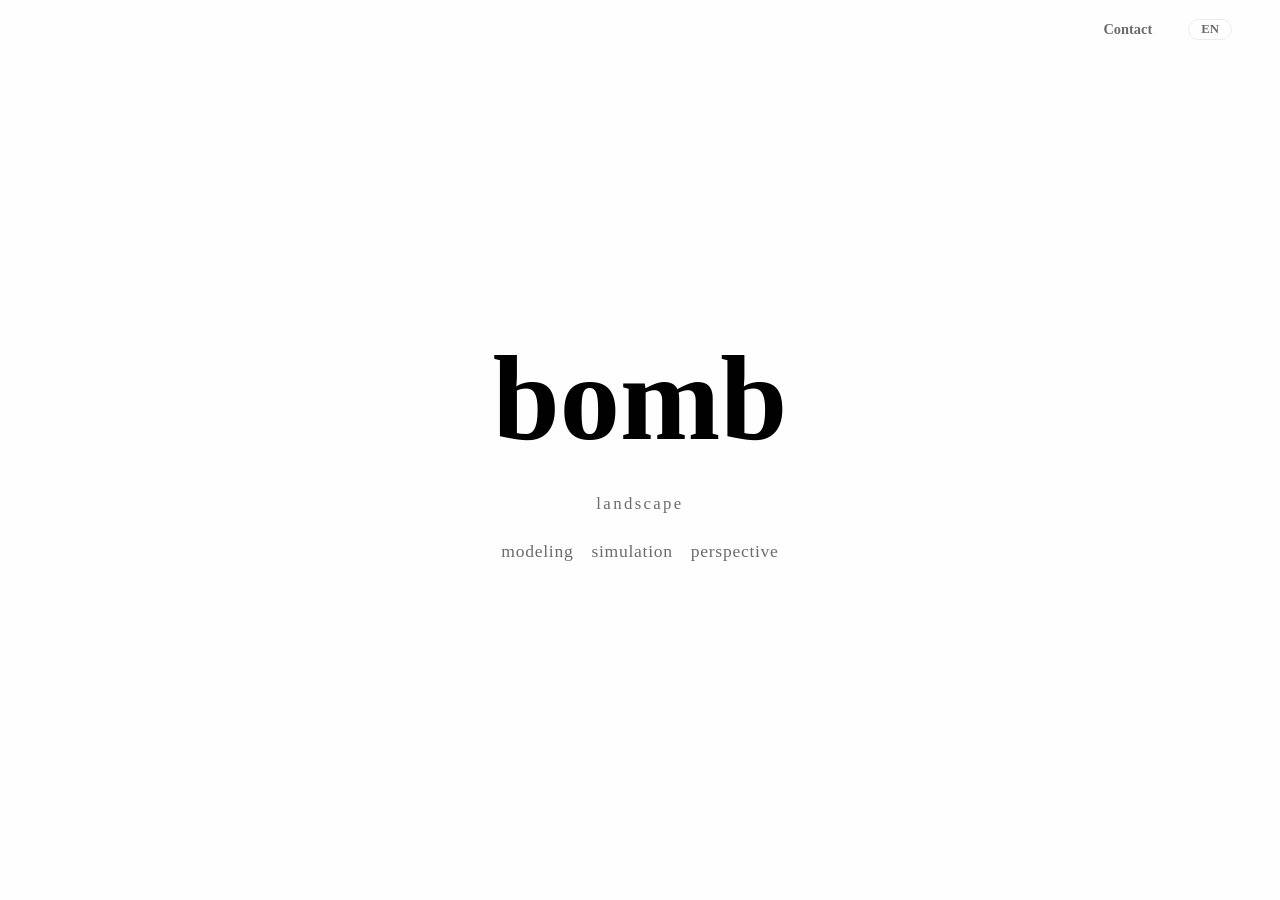
<file: index.html>
<!DOCTYPE html>
<html lang="ja">
<head>
  <meta charset="UTF-8" />
  <meta name="viewport" content="width=device-width, initial-scale=1.0" />
  <title>bomb｜合同会社bomb</title>
  <meta name="description" content="bombは、ランドスケープに特化したスタジオ。modeling / simulation / perspective ── 地形をつくり、環境を計算し、景観の見え方を設計する。モデリングは主に Rhinoceros、処理は Python。今後 Rhino スクリプトも公開予定。東京・南青山。" />
  <meta name="keywords" content="bomb, ランドスケープ, landscape, Rhinoceros, Rhino, ライノセラス, RhinoScript, RhinoPython, Python, rhino3dm, スクリプト, 3DCG, モデリング, シミュレーション, 景観設計, 南青山, 東京" />
  <meta name="robots" content="index, follow" />
  <meta name="theme-color" content="#1a499e" />
  <link rel="canonical" href="https://bomb.co.jp/" />
  <link rel="alternate" hreflang="ja" href="https://bomb.co.jp/" />
  <link rel="alternate" hreflang="en" href="https://bomb.co.jp/en/" />
  <link rel="alternate" hreflang="x-default" href="https://bomb.co.jp/" />
  <link rel="icon" href="/favicon.svg?v=3" type="image/svg+xml" />
  <link rel="icon" href="/favicon.ico?v=3" sizes="any" />
  <link rel="icon" type="image/png" sizes="32x32" href="/favicon/favicon-32.png?v=3" />
  <link rel="apple-touch-icon" href="/apple-touch-icon.png?v=3" />
  <meta property="og:title" content="bomb｜合同会社bomb" />
  <meta property="og:site_name" content="bomb" />
  <meta property="og:type" content="website" />
  <meta property="og:locale" content="ja_JP" />
  <meta property="og:locale:alternate" content="en_US" />
  <meta property="og:url" content="https://bomb.co.jp/" />
  <meta property="og:description" content="ランドスケープに特化したスタジオ、bomb。" />
  <meta property="og:image" content="https://bomb.co.jp/og.svg" />
  <meta name="twitter:card" content="summary_large_image" />
  <meta name="twitter:title" content="bomb｜合同会社bomb" />
  <meta name="twitter:description" content="ランドスケープに特化したスタジオ、bomb。" />
  <meta name="twitter:image" content="https://bomb.co.jp/og.svg" />

  <!-- 言語自動振り分け（ブラウザ言語ベース・手動選択を優先） -->
  <script>
    (function () {
      try {
        var saved = localStorage.getItem('lang');
        if (saved === 'en') { location.replace('en/'); }
        else if (!saved && !(navigator.language || '').toLowerCase().startsWith('ja')) {
          location.replace('en/');
        }
      } catch (e) {}
    })();
  </script>

  <!-- 発見済みの物理方程式の集成。動きと光はここから構成する -->
  <script defer src="physics.js"></script>
  <!-- リロードごとにランダムフォント（全候補は fonts.js） -->
  <script defer src="fonts.js?v=20261009d"></script>

  <!-- Google Analytics 4 -->
  <script async src="https://www.googletagmanager.com/gtag/js?id=G-VSG4890EV9"></script>
  <script>
    window.dataLayer = window.dataLayer || [];
    function gtag(){dataLayer.push(arguments);}
    gtag('js', new Date());
    gtag('config', 'G-VSG4890EV9');
  </script>

  <link rel="stylesheet" href="style.css?v=20261009c" />

  <!-- 構造化データ（Organization） -->
  <script type="application/ld+json">
  {
    "@context": "https://schema.org",
    "@type": "Organization",
    "name": "合同会社bomb",
    "alternateName": "bomb LLC",
    "identifier": { "@type": "PropertyValue", "propertyID": "法人番号 (Corporate Number, Japan)", "value": "6010403037764" },
    "url": "https://bomb.co.jp/",
    "logo": "https://bomb.co.jp/favicon.svg",
    "image": "https://bomb.co.jp/og.svg",
    "description": "ランドスケープに特化したスタジオ。",
    "foundingDate": "2026-04-01",
    "founder": { "@type": "Person", "name": "佐藤陸" },
    "address": {
      "@type": "PostalAddress",
      "postalCode": "107-0062",
      "addressCountry": "JP",
      "addressRegion": "東京都",
      "addressLocality": "港区",
      "streetAddress": "南青山4-17-33"
    },
    "contactPoint": {
      "@type": "ContactPoint",
      "contactType": "customer support"
    }
  }
  </script>
</head>
<body class="deck-page">
  <header class="site-header">
    <a href="#top" class="logo-mark" aria-label="bomb"><img src="LOGO.svg" alt="bomb" /></a>
    <nav class="nav">
      <a href="#contact">Contact</a>
    </nav>
  </header>

  <main class="deck">

        <!-- bomb（屋号＋プロダクト） -->
        <section id="top" class="panel hero">
          <div class="wrap">
            <h1 class="hero-title"><a href="https://ja.wikipedia.org/wiki/%E5%9C%B0%E7%90%83%E3%81%AE%E6%9C%AA%E6%9D%A5" target="_blank" rel="noopener" class="secret">bomb</a></h1>
            <p class="hero-domain">landscape</p>
            <div class="hero-words">
              <div class="hero-row">
                <a href="word.html?w=modeling">modeling</a>
                <a href="word.html?w=simulation">simulation</a>
                <a href="word.html?w=perspective">perspective</a>
              </div>
            </div>
          </div>
        </section>

        <!-- 会社概要（Location） -->
        <section id="company" class="panel panel-alt">
          <div class="wrap">
            <p class="section-eyebrow" data-i18n="location">Location</p>
            <table class="company-table">
              <tbody>
                <tr><th data-i18n="th_name">商号</th><td data-i18n="co_name">合同会社bomb (bomb LLC)</td></tr>
                <tr><th data-i18n="th_corpno">法人番号</th><td>6010403037764</td></tr>
                <tr><th data-i18n="th_founder">代表社員</th><td data-i18n="co_founder">佐藤陸 (riku sato)</td></tr>
                <tr><th data-i18n="th_founded">設立</th><td>20260401</td></tr>
                <tr><th data-i18n="th_address">所在地</th><td data-i18n-html="co_address">107-0062 東京都<a href="https://www.google.com/maps/search/?api=1&query=%E6%9D%B1%E4%BA%AC%E9%83%BD%E6%B8%AF%E5%8C%BA%E5%8D%97%E9%9D%92%E5%B1%B14-17-33" target="_blank" rel="noopener">港区南青山4-17-33</a>（<a href="https://maps.gsi.go.jp/#16/35.6641775/139.7182328/&base=pale&ls=pale&disp=1" target="_blank" rel="noopener">35°39'51.0"N 139°43'05.6"E</a>）</td></tr>
                <tr><th data-i18n="th_contact">連絡先</th><td data-mail></td></tr>
              </tbody>
            </table>
            <div class="mini-footer">
              <nav class="footer-links">
                <a href="recruit.html" data-i18n="recruit">Recruit</a>
                <a href="privacy.html" data-i18n="privacy">Privacy Policy</a>
                <a href="legal.html" data-i18n="legal">Legal notices</a>
                <a href="credits.html" data-i18n="credits">Credits</a>
              </nav>
              <p class="copyright" data-egy="(c) bomb LLC. all rights reserved.">&copy; <span id="year"></span> bomb LLC. All rights reserved.</p>
            </div>
          </div>
        </section>

        <!-- お問い合わせ（巻物の終点＝行動の呼びかけ） -->
        <section id="contact" class="panel contact">
          <div class="wrap">
            <p class="section-eyebrow" data-i18n="contact">Contact</p>
            <p class="contact-lead">何かを想像したり、それを作ったりすることが好きです。<br />気になることがあれば、自由にメールしてください。</p>
            <a class="contact-mail" data-mail aria-label="email"></a>
          </div>
        </section>

  </main>

  <a href="#top" class="to-top">↑ bomb</a>

  <script>
    document.getElementById('year').textContent = new Date().getFullYear();
    (function () { var m = atob('Y29udGFjdA==') + '@' + atob('Ym9tYi5jby5qcA==');
      document.querySelectorAll('[data-mail]').forEach(function (el) { if (el.tagName === 'A') { el.setAttribute('href', 'mailto:' + m); } el.textContent = m; }); })();
    document.querySelectorAll('[data-lang]').forEach(function (a) {
      a.addEventListener('click', function () {
        try { localStorage.setItem('lang', this.getAttribute('data-lang')); } catch (e) {}
      });
    });
  </script>
  <script src="loop.js?v=20261009c"></script>
  <script src="i18n.js?v=20261009c"></script>
</body>
</html>
</file>
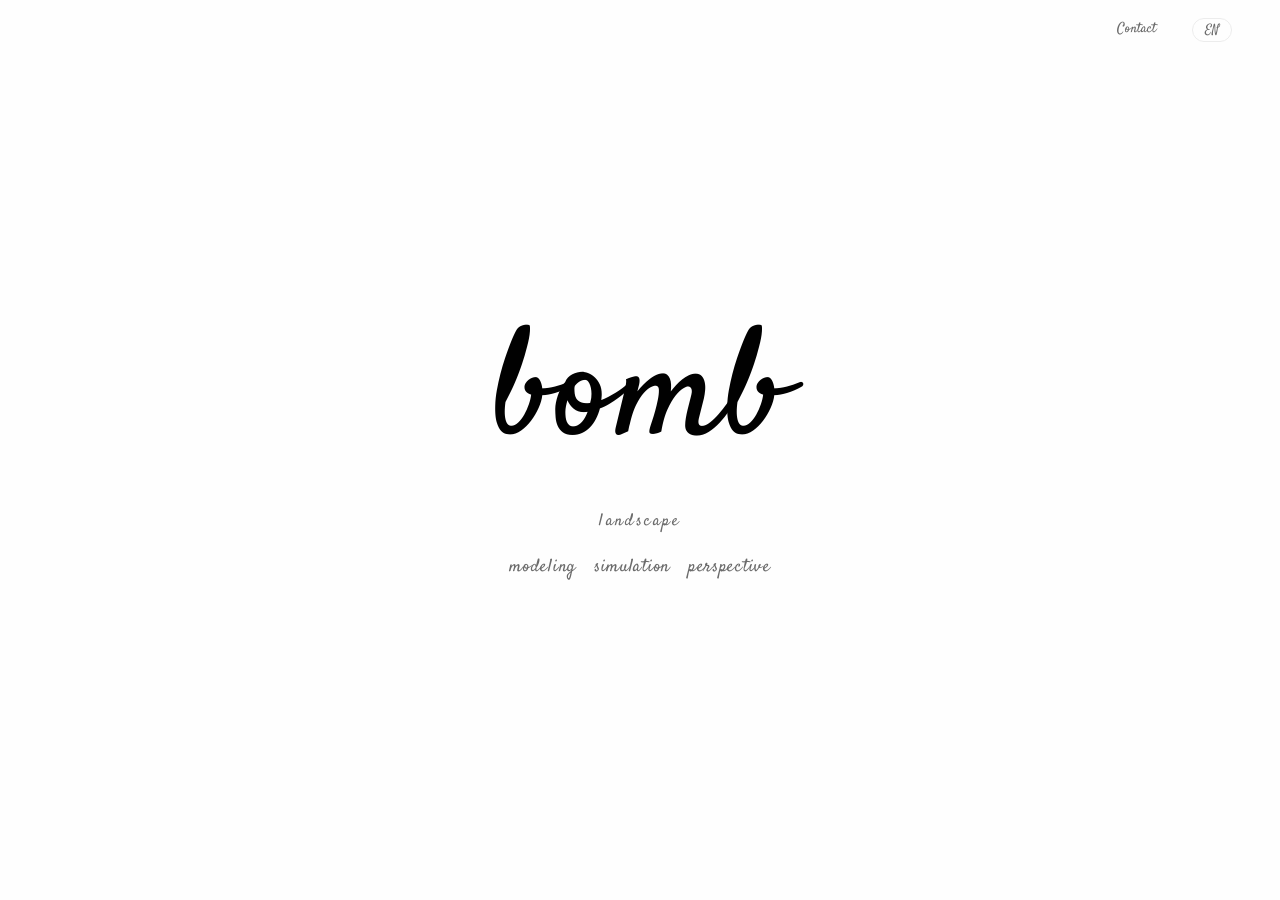
<file: en/index.html>
<!DOCTYPE html>
<html lang="en">
<head>
  <meta charset="UTF-8" />
  <meta name="viewport" content="width=device-width, initial-scale=1.0" />
  <title>bomb｜bomb LLC</title>
  <meta name="description" content="bomb is a studio specialized in landscape. modeling / simulation / perspective — shape terrain, compute environment, and design how a landscape is seen. Modeling is done mainly in Rhinoceros, scripted in Python; Rhino scripts to be published. Minami-Aoyama, Tokyo." />
  <meta name="keywords" content="bomb, landscape, Rhinoceros, Rhino, RhinoScript, RhinoPython, Python, rhino3dm, rhino script, 3DCG, modeling, simulation, landscape design, Minami-Aoyama, Tokyo" />
  <meta name="robots" content="index, follow" />
  <meta name="theme-color" content="#1a499e" />
  <link rel="canonical" href="https://bomb.co.jp/en/" />
  <link rel="alternate" hreflang="ja" href="https://bomb.co.jp/" />
  <link rel="alternate" hreflang="en" href="https://bomb.co.jp/en/" />
  <link rel="alternate" hreflang="x-default" href="https://bomb.co.jp/" />
  <link rel="icon" href="/favicon.svg?v=3" type="image/svg+xml" />
  <link rel="icon" href="/favicon.ico?v=3" sizes="any" />
  <link rel="icon" type="image/png" sizes="32x32" href="/favicon/favicon-32.png?v=3" />
  <link rel="apple-touch-icon" href="/apple-touch-icon.png?v=3" />
  <meta property="og:title" content="bomb｜bomb LLC" />
  <meta property="og:site_name" content="bomb" />
  <meta property="og:type" content="website" />
  <meta property="og:locale" content="en_US" />
  <meta property="og:locale:alternate" content="ja_JP" />
  <meta property="og:url" content="https://bomb.co.jp/en/" />
  <meta property="og:description" content="bomb — a studio specialized in landscape." />
  <meta property="og:image" content="https://bomb.co.jp/og.svg" />
  <meta name="twitter:card" content="summary_large_image" />
  <meta name="twitter:title" content="bomb｜bomb LLC" />
  <meta name="twitter:description" content="bomb — a studio specialized in landscape." />
  <meta name="twitter:image" content="https://bomb.co.jp/og.svg" />

  <!-- Language routing: respect a manual choice of Japanese -->
  <script>
    (function () {
      try {
        if (localStorage.getItem('lang') === 'ja') { location.replace('../'); }
      } catch (e) {}
    })();
  </script>

  <!-- The discovered laws of physics. Motion and light are composed from here. -->
  <script defer src="../physics.js"></script>
  <!-- Random handwriting font on every reload (full pool in fonts.js) -->
  <script defer src="../fonts.js?v=20261009d"></script>

  <!-- Google Analytics 4 -->
  <script async src="https://www.googletagmanager.com/gtag/js?id=G-VSG4890EV9"></script>
  <script>
    window.dataLayer = window.dataLayer || [];
    function gtag(){dataLayer.push(arguments);}
    gtag('js', new Date());
    gtag('config', 'G-VSG4890EV9');
  </script>

  <link rel="stylesheet" href="../style.css?v=20261009c" />

  <!-- Structured data (Organization) -->
  <script type="application/ld+json">
  {
    "@context": "https://schema.org",
    "@type": "Organization",
    "name": "bomb LLC",
    "alternateName": "合同会社bomb",
    "identifier": { "@type": "PropertyValue", "propertyID": "法人番号 (Corporate Number, Japan)", "value": "6010403037764" },
    "url": "https://bomb.co.jp/en/",
    "logo": "https://bomb.co.jp/favicon.svg",
    "image": "https://bomb.co.jp/og.svg",
    "description": "A studio specialized in landscape.",
    "foundingDate": "2026-04-01",
    "founder": { "@type": "Person", "name": "riku sato" },
    "address": {
      "@type": "PostalAddress",
      "postalCode": "107-0062",
      "addressCountry": "JP",
      "addressRegion": "Tokyo",
      "addressLocality": "Minato-ku",
      "streetAddress": "4-17-33 Minami-Aoyama"
    },
    "contactPoint": {
      "@type": "ContactPoint",
      "contactType": "customer support"
    }
  }
  </script>
</head>
<body class="deck-page">
  <header class="site-header no-logo">
    <nav class="nav">
      <a href="#contact">Contact</a>
    </nav>
  </header>

  <main class="deck">

        <section id="top" class="panel hero">
          <div class="wrap">
            <h1 class="hero-title"><a href="https://en.wikipedia.org/wiki/Future_of_Earth" target="_blank" rel="noopener" class="secret">bomb</a></h1>
            <p class="hero-domain">landscape</p>
            <div class="hero-words">
              <div class="hero-row">
                <a href="../word.html?w=modeling&lang=en">modeling</a>
                <a href="../word.html?w=simulation&lang=en">simulation</a>
                <a href="../word.html?w=perspective&lang=en">perspective</a>
              </div>
            </div>
          </div>
        </section>

        <section id="company" class="panel panel-alt">
          <div class="wrap">
            <p class="section-eyebrow" data-i18n="location">Location</p>
            <table class="company-table">
              <tbody>
                <tr><th data-i18n="th_name">Name</th><td data-i18n="co_name">bomb LLC (合同会社bomb)</td></tr>
                <tr><th data-i18n="th_corpno">Corporate Number</th><td>6010403037764</td></tr>
                <tr><th data-i18n="th_founder">Founder</th><td data-i18n="co_founder">riku sato (佐藤陸)</td></tr>
                <tr><th data-i18n="th_founded">Founded</th><td>20260401</td></tr>
                <tr><th data-i18n="th_address">Address</th><td data-i18n-html="co_address"><a href="https://www.google.com/maps/search/?api=1&query=4-17-33%20Minami-Aoyama%2C%20Minato-ku%2C%20Tokyo" target="_blank" rel="noopener">4-17-33 Minami-Aoyama, Minato-ku, Tokyo 107-0062, Japan</a>（<a href="https://maps.gsi.go.jp/#16/35.6641775/139.7182328/&base=pale&ls=pale&disp=1" target="_blank" rel="noopener">35°39'51.0"N 139°43'05.6"E</a>）</td></tr>
                <tr><th data-i18n="th_contact">Contact</th><td data-mail></td></tr>
              </tbody>
            </table>
            <div class="mini-footer">
              <nav class="footer-links">
                <a href="recruit.html" data-i18n="recruit">Recruit</a>
                <a href="privacy.html" data-i18n="privacy">Privacy Policy</a>
                <a href="legal.html" data-i18n="legal">Legal notices</a>
                <a href="credits.html" data-i18n="credits">Credits</a>
              </nav>
              <p class="copyright" data-egy="(c) bomb LLC. all rights reserved.">&copy; <span id="year"></span> bomb LLC. All rights reserved.</p>
            </div>
          </div>
        </section>

        <section id="contact" class="panel contact">
          <div class="wrap">
            <p class="section-eyebrow" data-i18n="contact">Contact</p>
            <p class="contact-lead">We like to imagine things, and to make them.<br />If anything catches your interest, feel free to email us.</p>
            <a class="contact-mail" data-mail aria-label="email"></a>
          </div>
        </section>

  </main>

  <a href="#top" class="to-top">↑ bomb</a>

  <script>
    document.getElementById('year').textContent = new Date().getFullYear();
    (function () { var m = atob('Y29udGFjdA==') + '@' + atob('Ym9tYi5jby5qcA==');
      document.querySelectorAll('[data-mail]').forEach(function (el) { if (el.tagName === 'A') { el.setAttribute('href', 'mailto:' + m); } el.textContent = m; }); })();
    document.querySelectorAll('[data-lang]').forEach(function (a) {
      a.addEventListener('click', function () {
        try { localStorage.setItem('lang', this.getAttribute('data-lang')); } catch (e) {}
      });
    });
  </script>
  <script src="../loop.js?v=20261009c"></script>
  <script src="../i18n.js?v=20261009c"></script>
</body>
</html>
</file>
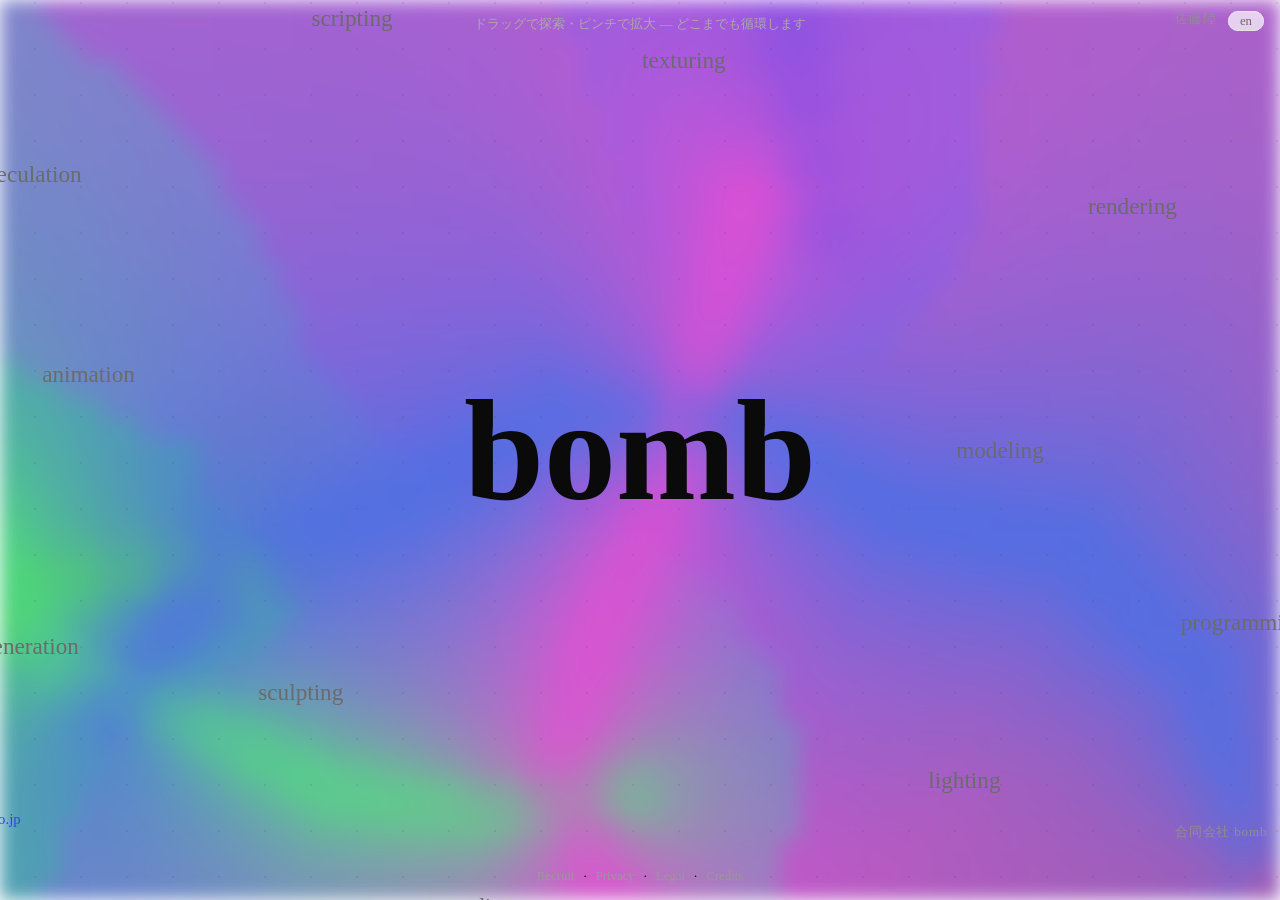
<file: canvas.html>
<!DOCTYPE html>
<html lang="ja">
<head>
  <meta charset="UTF-8" />
  <meta name="viewport" content="width=device-width, initial-scale=1.0, maximum-scale=1.0, user-scalable=no" />
  <title>bomb</title>
  <meta name="robots" content="index, follow" />
  <meta name="theme-color" content="#ffffff" />
  <link rel="icon" href="/favicon.svg?v=3" type="image/svg+xml" />
  <link rel="icon" href="/favicon.ico?v=3" sizes="any" />
  <link rel="icon" type="image/png" sizes="32x32" href="/favicon/favicon-32.png?v=3" />
  <link rel="apple-touch-icon" href="/apple-touch-icon.png?v=3" />

  <script src="fonts.js?v=20261009d"></script>
  <script async src="https://www.googletagmanager.com/gtag/js?id=G-VSG4890EV9"></script>
  <script>
    window.dataLayer = window.dataLayer || [];
    function gtag(){dataLayer.push(arguments);}
    gtag('js', new Date());
    gtag('config', 'G-VSG4890EV9');
  </script>

  <style>
    :root { --accent: #2b47d9; --ink: #0a0a0a; --muted: #6b6b6b; }
    * { box-sizing: border-box; margin: 0; padding: 0; }
    html, body { height: 100%; overflow: hidden; background: #fff; }
    body {
      font-family: var(--font, "Yu Mincho", YuMincho, "Hiragino Mincho ProN", serif);
      color: var(--ink); text-transform: lowercase; font-synthesis: none;
      -webkit-user-select: none; user-select: none; touch-action: none;
    }
    /* seep 背景（点からの色拡散・白へフェード） */
    #seep { position: fixed; inset: 0; width: 100%; height: 100%; z-index: 0; filter: blur(9px); opacity: 0.9; }
    .cv-viewport {
      position: fixed; inset: 0; overflow: hidden; cursor: grab; z-index: 1;
      background-image: radial-gradient(circle, rgba(60,60,60,0.10) 1.2px, transparent 1.2px);
      background-size: 46px 46px;
    }
    .cv-viewport.grab { cursor: grabbing; }
    .cv-space { position: absolute; top: 0; left: 0; transform-origin: 0 0; will-change: transform; }
    .cv-tile { position: absolute; top: 0; left: 0; }
    .node { position: absolute; transform: translate(-50%, -50%); white-space: nowrap; }
    .node.title { font-weight: 900; font-size: clamp(4rem, 12vw, 9rem); color: var(--ink); }
    .node.title a { color: inherit; text-decoration: none; }
    .node.word { font-size: clamp(1rem, 2.6vw, 1.45rem); color: var(--muted); cursor: pointer; transition: color .15s; }
    .node.word:hover { color: var(--accent); }
    .node.fact { font-size: 0.82rem; color: #8f8f8f; letter-spacing: 0.06em; }
    .node.act { font-size: 0.92rem; color: var(--accent); cursor: pointer; }
    .node.act:hover { text-decoration: underline; }

    .sheet { position: fixed; inset: 0; display: none; align-items: center; justify-content: center; padding: 28px; z-index: 50; background: rgba(255,255,255,0.86); backdrop-filter: blur(6px); }
    .sheet.open { display: flex; }
    .sheet-inner { max-width: 640px; text-align: left; }
    .sheet-title { font-weight: 900; font-size: clamp(2.5rem, 9vw, 4.5rem); line-height: 1.05; }
    .sheet-reading { color: var(--muted); margin-top: 6px; letter-spacing: 0.12em; }
    .sheet-desc { font-size: 1.05rem; line-height: 2; color: #333; margin-top: 24px; text-transform: none; }
    .sheet-close { margin-top: 28px; color: var(--muted); font-size: 0.85rem; cursor: pointer; letter-spacing: 0.1em; }
    .sheet-close:hover { color: var(--ink); }

    .dims { position: fixed; bottom: 16px; left: 0; right: 0; text-align: center; z-index: 40; font-size: 0.8rem; }
    .dims a { color: #999; text-decoration: none; margin: 0 9px; text-transform: none; }
    .dims a:hover { color: var(--accent); }
    .hint { position: fixed; top: 16px; left: 0; right: 0; text-align: center; color: #aaa; font-size: 0.8rem; z-index: 40; transition: opacity .6s; pointer-events: none; }
    .hint.gone { opacity: 0; }
    .lang { position: fixed; top: 14px; right: 16px; z-index: 41; font-size: 0.8rem; }
    .lang a { color: var(--muted); text-decoration: none; border: 1px solid #e3e3e3; border-radius: 999px; padding: 2px 11px; background: rgba(255,255,255,0.7); }
  </style>
</head>
<body>
  <canvas id="seep"></canvas>
  <div class="cv-viewport" id="vp">
    <div class="cv-space" id="space"></div>
  </div>

  <div class="lang"><a href="#" id="langlink">EN</a></div>
  <div class="hint" id="hint">ドラッグで探索・ピンチで拡大 — どこまでも循環します</div>
  <div class="dims" id="dims"></div>

  <div class="sheet" id="sheet">
    <div class="sheet-inner">
      <h1 class="sheet-title" id="s-title"></h1>
      <p class="sheet-reading" id="s-reading"></p>
      <p class="sheet-desc" id="s-desc"></p>
      <p class="sheet-close" id="s-close">× とじる</p>
    </div>
  </div>

  <script>
    var LANG = (new URLSearchParams(location.search).get('lang') === 'en') ? 'en' : 'ja';
    document.documentElement.lang = LANG;

    /* ===== seep 背景：逆距離加重(IDW)で点の色を拡散、白へフェード ===== */
    function renderSeep() {
      var cv = document.getElementById('seep');
      var w = window.innerWidth, h = window.innerHeight;
      cv.width = w; cv.height = h;
      var cols = 64, rows = Math.max(8, Math.round(64 * h / w));
      var off = document.createElement('canvas'); off.width = cols; off.height = rows;
      var octx = off.getContext('2d');
      var img = octx.createImageData(cols, rows);
      var POW = 1.2, EMP = 2.0, GRAD = 0.10, MAXB = 3, MIND = 1.0;
      function hsl(h, sa, l) {
        var c = (1 - Math.abs(2 * l - 1)) * sa, x = c * (1 - Math.abs((h / 60) % 2 - 1)), mm = l - c / 2, r, g, b;
        if (h < 60) { r = c; g = x; b = 0; } else if (h < 120) { r = x; g = c; b = 0; }
        else if (h < 180) { r = 0; g = c; b = x; } else if (h < 240) { r = 0; g = x; b = c; }
        else if (h < 300) { r = x; g = 0; b = c; } else { r = c; g = 0; b = x; }
        return [(r + mm) * 255, (g + mm) * 255, (b + mm) * 255];
      }
      // flow: ランダムな流線（曲線）を発生源に。始点→終点で引力を補間し、距離でIDW拡散。
      var N = 4 + Math.floor(Math.random() * 3);
      var curves = [];
      for (var i = 0; i < N; i++) {
        var col = hsl(Math.random() * 360, 0.74, 0.56);
        var x = Math.random() * cols, y = Math.random() * rows, ang = Math.random() * Math.PI * 2;
        var steps = 7 + Math.floor(Math.random() * 5);
        var seg = ((cols + rows) / 2) / steps * 1.5;
        var raw = [];
        for (var st = 0; st <= steps; st++) { raw.push([x, y]); ang += (Math.random() - 0.5) * 1.3; x += Math.cos(ang) * seg; y += Math.sin(ang) * seg; }
        var samples = [], sub = 4, tot1 = raw.length - 1;
        for (var aa = 0; aa < tot1; aa++) {
          for (var bb = 0; bb < sub; bb++) {
            var tt = (aa + bb / sub) / tot1;
            samples.push([raw[aa][0] + (raw[aa + 1][0] - raw[aa][0]) * (bb / sub), raw[aa][1] + (raw[aa + 1][1] - raw[aa][1]) * (bb / sub), tt]);
          }
        }
        samples.push([raw[tot1][0], raw[tot1][1], 1]);
        curves.push({ samples: samples, fs: 3 + Math.random() * 6, fe: 3 + Math.random() * 6, r: col[0], g: col[1], b: col[2] });
      }
      for (var yy = 0; yy < rows; yy++) {
        for (var xx = 0; xx < cols; xx++) {
          var inf = [];
          for (var k = 0; k < curves.length; k++) {
            var cu = curves[k], best = 1e9, bt = 0;
            for (var si = 0; si < cu.samples.length; si++) {
              var ddx = xx - cu.samples[si][0], ddy = yy - cu.samples[si][1], d2 = ddx * ddx + ddy * ddy;
              if (d2 < best) { best = d2; bt = cu.samples[si][2]; }
            }
            var dist = Math.sqrt(best); if (dist < MIND) dist = MIND;
            var force = cu.fs + (cu.fe - cu.fs) * bt;
            inf.push({ v: Math.pow(force, EMP) / Math.pow(dist, POW), s: cu });
          }
          inf.sort(function (a, b) { return b.v - a.v; });
          inf = inf.slice(0, MAXB);
          var tot = 0; for (var m = 0; m < inf.length; m++) tot += inf[m].v;
          var idx = (yy * cols + xx) * 4;
          var r = 255, g = 255, b = 255;
          if (tot > 0.001) {
            r = g = b = 0;
            for (var m2 = 0; m2 < inf.length; m2++) { r += inf[m2].s.r * inf[m2].v; g += inf[m2].s.g * inf[m2].v; b += inf[m2].s.b * inf[m2].v; }
            r /= tot; g /= tot; b /= tot;
            var tw = GRAD / (GRAD + tot); if (tw < 0) tw = 0; if (tw > 1) tw = 1;
            r = r + (255 - r) * tw; g = g + (255 - g) * tw; b = b + (255 - b) * tw;
          }
          img.data[idx] = r; img.data[idx + 1] = g; img.data[idx + 2] = b; img.data[idx + 3] = 255;
        }
      }
      octx.putImageData(img, 0, 0);
      var ctx = cv.getContext('2d');
      ctx.imageSmoothingEnabled = true;
      ctx.drawImage(off, 0, 0, cols, rows, 0, 0, w, h);
    }
    renderSeep();
    // debounce: a full re-render per resize event thrashes (and mobile URL-bar resizes fire often)
    var seepW = window.innerWidth, seepH = window.innerHeight, seepT = 0;
    window.addEventListener('resize', function () {
      clearTimeout(seepT);
      seepT = setTimeout(function () {
        if (window.innerWidth === seepW && window.innerHeight === seepH) return;
        seepW = window.innerWidth; seepH = window.innerHeight; renderSeep();
      }, 150);
    });

    /* ===== nodes ===== */
    var DATA = {
      modeling:{k:'モデリング',ja:'3DCGで「形」を作る工程。ポリゴンやNURBSで物体や空間のかたちを一から構築する。',en:'Building 3D form from scratch with polygons or NURBS.'},
      sculpting:{k:'スカルプティング',ja:'粘土をこねるように3Dモデルを彫り込む手法。有機的で繊細な造形に向く。',en:'Shaping a 3D model like clay — ideal for organic, detailed forms.'},
      texturing:{k:'テクスチャリング',ja:'モデルの表面に色や質感を与え、素材としての説得力を作る工程。',en:'Giving surfaces color and material so they feel real.'},
      lighting:{k:'ライティング',ja:'3D空間に光を配置し、陰影・空気・時間帯・感情をつくる工程。',en:'Placing light to shape shadow, atmosphere and emotion.'},
      animation:{k:'アニメーション',ja:'キーフレームで「こう動かしたい」を手付けする工程。',en:'Authoring intended motion by hand with keyframes.'},
      rendering:{k:'レンダリング',ja:'3Dシーンを計算し、最終的な画像・映像へ焼き上げる工程。',en:'Computing a 3D scene into the final image or film.'},
      coding:{k:'コーディング',ja:'コードを書く行為全般。自動化やツール作りを含む総称。',en:'Writing code — the umbrella for automation and tools.'},
      scripting:{k:'スクリプティング',ja:'既存ソフトの中で動く小さなコード。自動化や手続き的生成を担う。',en:'Small code inside software to automate and generate.'},
      programming:{k:'プログラミング',ja:'独立したソフトやシステム、制作パイプラインを設計・構築する。',en:'Building standalone software, systems and pipelines.'},
      generation:{k:'ジェネレーション',ja:'ルールやアルゴリズムから形・パターンを生成する。',en:'Creating form and pattern from rules and algorithms.'},
      calculation:{k:'カリキュレーション',ja:'数値計算。形状・物理・最適化などの土台になる演算。',en:'Numerical computation behind geometry and physics.'},
      simulation:{k:'シミュレーション',ja:'物理やルールで動き・現象を計算する（流体・布・破壊など）。',en:'Computing motion and phenomena by physics — fluids, cloth, destruction.'},
      speculation:{k:'スペキュレーション',ja:'まだ無い未来や世界を構想し、ありえる姿を思索する。bombの核。',en:'Envisioning futures that do not yet exist. The core of bomb.'},
      visualization:{k:'ビジュアライゼーション',ja:'データや構想を、人が直感で掴める画像・映像へ翻訳する。',en:'Translating data and ideas into images one can grasp.'},
      perspective:{k:'パースペクティブ',ja:'視点。世界の見え方そのもの。すべてが最後に立ち返る軸。',en:'A point of view — how the world is seen. Where all returns.'}
    };
    var WORDS = ['modeling','sculpting','texturing','lighting','animation','rendering','coding','scripting','programming','generation','calculation','simulation','speculation','visualization','perspective'];
    var FACTS = (LANG === 'en')
      ? [{t:'2026'},{t:'bomb LLC'},{t:'corp. no. 6010403037764'},{t:'Riku Sato'},{t:'founded 20260401'},{t:'Minami-Aoyama, Tokyo'},{t:'4-17-33'},{t:'contact@bomb.co.jp',act:'mail'},{t:'recruit →',act:'recruit'}]
      : [{t:'2026'},{t:'合同会社 bomb'},{t:'法人番号 6010403037764'},{t:'佐藤陸'},{t:'設立 20260401'},{t:'東京・南青山'},{t:'4-17-33'},{t:'contact@bomb.co.jp',act:'mail'},{t:'recruit →',act:'recruit'}];

    var W = 1900, H = 1400, cx = W / 2, cy = H / 2;
    var nodes = [{ type: 'title', label: 'bomb', x: cx, y: cy }];
    var items = [];
    WORDS.forEach(function (w) { items.push({ type: 'word', key: w, label: w }); });
    FACTS.forEach(function (f) { items.push({ type: f.act ? 'act' : 'fact', label: f.t, act: f.act }); });
    var golden = Math.PI * (3 - Math.sqrt(5));
    items.forEach(function (it, n) {
      var ang = n * golden, r = 360 + 100 * Math.sqrt(n);
      it.x = cx + Math.cos(ang) * r; it.y = cy + Math.sin(ang) * r * 0.78;
      nodes.push(it);
    });

    function buildTile() {
      var t = document.createElement('div');
      t.className = 'cv-tile'; t.style.width = W + 'px'; t.style.height = H + 'px';
      nodes.forEach(function (n) {
        var el;
        if (n.type === 'title') {
          el = document.createElement('div'); el.className = 'node title';
          var a = document.createElement('a');
          a.href = (LANG === 'en' ? 'https://en.wikipedia.org/wiki/Future_of_Earth' : 'https://ja.wikipedia.org/wiki/%E5%9C%B0%E7%90%83%E3%81%AE%E6%9C%AA%E6%9D%A5');
          a.target = '_blank'; a.rel = 'noopener'; a.textContent = 'bomb';
          el.appendChild(a);
        } else if (n.type === 'word') {
          el = document.createElement('div'); el.className = 'node word';
          el.textContent = n.label; el.setAttribute('data-key', n.key);
        } else if (n.type === 'act') {
          el = document.createElement('div'); el.className = 'node act';
          el.textContent = n.label; el.setAttribute('data-act', n.act);
        } else {
          el = document.createElement('div'); el.className = 'node fact';
          el.textContent = n.label;
        }
        el.style.left = n.x + 'px'; el.style.top = n.y + 'px';
        t.appendChild(el);
      });
      return t;
    }

    var space = document.getElementById('space');
    for (var gx = 0; gx < 5; gx++) {
      for (var gy = 0; gy < 5; gy++) {
        var tile = buildTile();
        tile.style.transform = 'translate(' + (gx * W) + 'px,' + (gy * H) + 'px)';
        space.appendChild(tile);
      }
    }

    /* ===== pan + zoom + loop ===== */
    var vp = document.getElementById('vp');
    var s = 1, ox = window.innerWidth / 2 - cx, oy = window.innerHeight / 2 - cy;
    function wrap(v, m) { v = v % m; if (v > 0) v -= m; return v; }
    function apply() {
      space.style.transform = 'translate(' + wrap(ox, W * s) + 'px,' + wrap(oy, H * s) + 'px) scale(' + s + ')';
      var g = 46 * s;
      vp.style.backgroundSize = g + 'px ' + g + 'px';
      vp.style.backgroundPosition = wrap(ox, g) + 'px ' + wrap(oy, g) + 'px';
    }
    apply();
    function zoomAt(mx, my, factor) {
      var ns = Math.max(0.4, Math.min(3.2, s * factor));
      ox = mx - (mx - ox) * (ns / s); oy = my - (my - oy) * (ns / s); s = ns; apply();
    }

    var dragging = false, moved = 0, lx = 0, ly = 0;
    function down(x, y) { dragging = true; moved = 0; lx = x; ly = y; vp.classList.add('grab'); }
    function move(x, y) {
      if (!dragging) return;
      var dx = x - lx, dy = y - ly; lx = x; ly = y;
      moved += Math.abs(dx) + Math.abs(dy);
      ox += dx; oy += dy; apply();
      if (moved > 8) { var hh = document.getElementById('hint'); if (hh) hh.classList.add('gone'); }
    }
    function up() { dragging = false; vp.classList.remove('grab'); }

    vp.addEventListener('mousedown', function (e) { down(e.clientX, e.clientY); });
    window.addEventListener('mousemove', function (e) { move(e.clientX, e.clientY); });
    window.addEventListener('mouseup', up);

    // ホイール：通常=パン / ctrl・meta（=トラックパッドのピンチ）=ズーム
    vp.addEventListener('wheel', function (e) {
      e.preventDefault();
      if (e.ctrlKey || e.metaKey) { zoomAt(e.clientX, e.clientY, Math.exp(-e.deltaY * 0.01)); }
      else { ox -= e.deltaX; oy -= e.deltaY; moved = 99; apply(); }
    }, { passive: false });

    // タッチ：1本=パン / 2本=ピンチズーム
    var pinchDist = 0, pinching = false;
    function tdist(e) { var a = e.touches[0], b = e.touches[1]; var dx = a.clientX - b.clientX, dy = a.clientY - b.clientY; return Math.sqrt(dx * dx + dy * dy); }
    function tmid(e) { return { x: (e.touches[0].clientX + e.touches[1].clientX) / 2, y: (e.touches[0].clientY + e.touches[1].clientY) / 2 }; }
    vp.addEventListener('touchstart', function (e) {
      if (e.touches.length === 2) { pinching = true; pinchDist = tdist(e); }
      else if (e.touches.length === 1) { pinching = false; down(e.touches[0].clientX, e.touches[0].clientY); }
    }, { passive: true });
    window.addEventListener('touchmove', function (e) {
      if (pinching && e.touches.length === 2) {
        var nd = tdist(e), mid = tmid(e);
        if (pinchDist > 0) zoomAt(mid.x, mid.y, nd / pinchDist);
        pinchDist = nd;
      } else if (!pinching && e.touches.length === 1) { move(e.touches[0].clientX, e.touches[0].clientY); }
    }, { passive: true });
    window.addEventListener('touchend', function (e) {
      if (e.touches.length < 2) pinching = false;
      if (e.touches.length === 1) down(e.touches[0].clientX, e.touches[0].clientY);
      else if (e.touches.length === 0) up();
    });

    /* ===== sheet / links ===== */
    var sheet = document.getElementById('sheet');
    function openSheet(key) {
      var d = DATA[key]; if (!d) return;
      document.getElementById('s-title').textContent = key;
      document.getElementById('s-reading').textContent = LANG === 'ja' ? d.k : '';
      document.getElementById('s-desc').innerHTML = d[LANG];
      document.getElementById('s-close').textContent = LANG === 'en' ? '× close' : '× とじる';
      sheet.classList.add('open');
    }
    function closeSheet() { sheet.classList.remove('open'); }
    vp.addEventListener('click', function (e) {
      if (moved > 8) return;
      var k = e.target.closest('[data-key]');
      if (k) { openSheet(k.getAttribute('data-key')); return; }
      var a = e.target.closest('[data-act]');
      if (a) {
        var act = a.getAttribute('data-act');
        if (act === 'mail') location.href = 'mailto:contact@bomb.co.jp';
        else if (act === 'recruit') location.href = (LANG === 'en') ? 'en/recruit.html' : 'recruit.html';
      }
    });
    sheet.addEventListener('click', function (e) { if (e.target === sheet || e.target.id === 's-close') closeSheet(); });
    window.addEventListener('keydown', function (e) { if (e.key === 'Escape') closeSheet(); });

    var dims = document.getElementById('dims');
    var dimLinks = LANG === 'en'
      ? [['Recruit','en/recruit.html'],['Privacy','en/privacy.html'],['Legal','en/legal.html'],['Credits','en/credits.html']]
      : [['Recruit','recruit.html'],['Privacy','privacy.html'],['Legal','legal.html'],['Credits','credits.html']];
    dims.innerHTML = dimLinks.map(function (l) { return '<a href="' + l[1] + '">' + l[0] + '</a>'; }).join('·');

    var ll = document.getElementById('langlink');
    if (LANG === 'en') { ll.textContent = 'JP'; ll.href = 'canvas.html'; document.getElementById('hint').textContent = 'drag to explore · pinch to zoom — it loops forever'; }
    else { ll.textContent = 'EN'; ll.href = 'canvas.html?lang=en'; }
  </script>
</body>
</html>
</file>
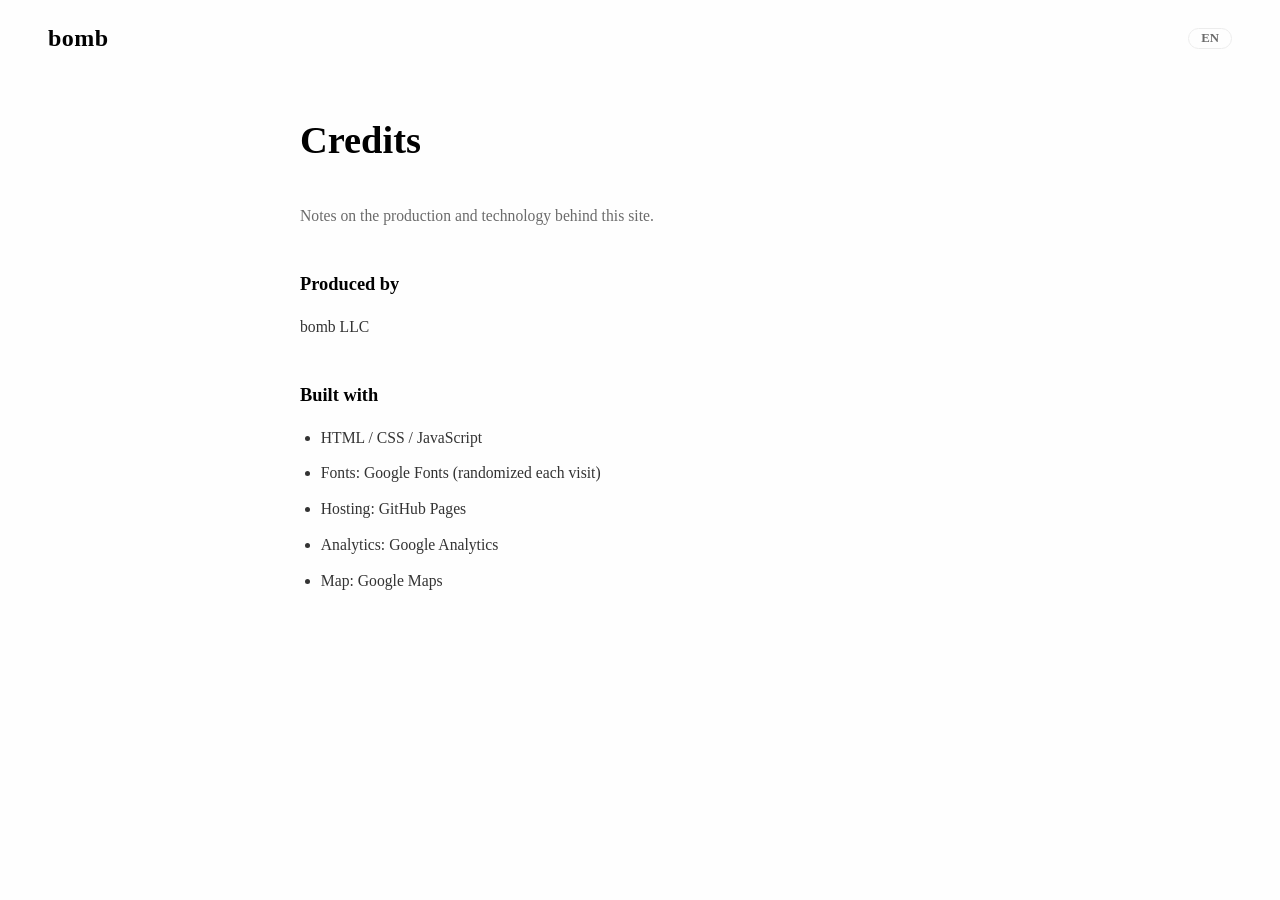
<file: credits.html>
<!DOCTYPE html>
<html lang="ja">
<head>
  <meta charset="UTF-8" />
  <meta name="viewport" content="width=device-width, initial-scale=1.0" />
  <title>クレジット | 合同会社bomb</title>
  <meta name="robots" content="index, follow" />
  <!-- Google Analytics 4 -->
  <script async src="https://www.googletagmanager.com/gtag/js?id=G-VSG4890EV9"></script>
  <script>
    window.dataLayer = window.dataLayer || [];
    function gtag(){dataLayer.push(arguments);}
    gtag('js', new Date());
    gtag('config', 'G-VSG4890EV9');
  </script>
  <link rel="stylesheet" href="style.css?v=20261009c" />
</head>
<body>
  <header class="site-header">
    <a href="index.html" class="logo">bomb</a>
    <nav class="nav"></nav>
  </header>

  <main class="legal">
    <h1 data-i18n="cr_h1">クレジット</h1>
    <p class="legal-lead" data-i18n="cr_lead">本サイトの制作・使用技術に関する表記です。</p>

    <h2 data-i18n="cr_s1">制作</h2>
    <p data-i18n="cr_made">合同会社bomb</p>

    <h2 data-i18n="cr_s2">使用技術</h2>
    <ul>
      <li data-i18n="cr_li1">HTML / CSS / JavaScript</li>
      <li data-i18n="cr_li2">フォント：Google Fonts（訪問ごとにランダム）</li>
      <li data-i18n="cr_li3">ホスティング：GitHub Pages</li>
      <li data-i18n="cr_li4">アクセス解析：Google Analytics</li>
      <li data-i18n="cr_li5">地図：Google Maps</li>
    </ul>
  </main>

  <script src="back.js"></script>
  <script src="i18n.js?v=20261009c"></script>
</body>
</html>
</file>
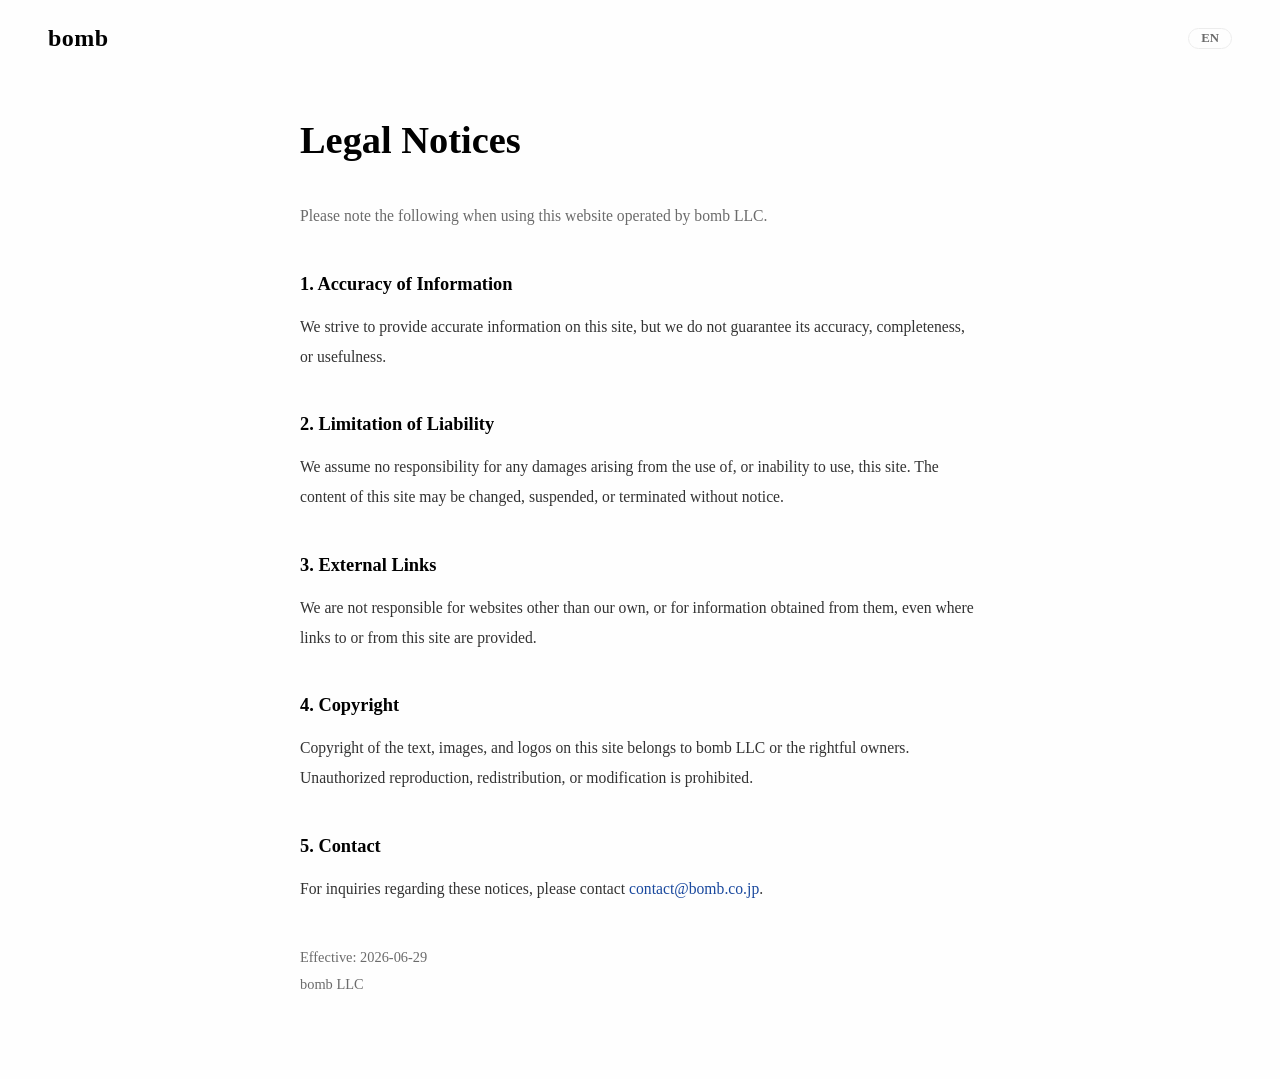
<file: legal.html>
<!DOCTYPE html>
<html lang="ja">
<head>
  <meta charset="UTF-8" />
  <meta name="viewport" content="width=device-width, initial-scale=1.0" />
  <title>免責事項 | 合同会社bomb</title>
  <meta name="robots" content="index, follow" />
  <!-- Google Analytics 4 -->
  <script async src="https://www.googletagmanager.com/gtag/js?id=G-VSG4890EV9"></script>
  <script>
    window.dataLayer = window.dataLayer || [];
    function gtag(){dataLayer.push(arguments);}
    gtag('js', new Date());
    gtag('config', 'G-VSG4890EV9');
  </script>
  <link rel="stylesheet" href="style.css?v=20261009c" />
</head>
<body>
  <header class="site-header">
    <a href="index.html" class="logo">bomb</a>
    <nav class="nav"></nav>
  </header>

  <main class="legal">
    <h1 data-i18n="lg_h1">免責事項</h1>
    <p class="legal-lead" data-i18n="lg_lead">本サイト（合同会社bombが運営するウェブサイト）のご利用にあたっては、以下の事項にご留意ください。</p>

    <h2 data-i18n="lg_s1">1. 情報の正確性</h2>
    <p data-i18n="lg_b1">当社は本サイトに掲載する情報について、可能な限り正確な情報を掲載するよう努めていますが、
      その正確性・完全性・有用性を保証するものではありません。</p>

    <h2 data-i18n="lg_s2">2. 損害等の責任</h2>
    <p data-i18n="lg_b2">本サイトの利用、または利用できなかったことにより生じたいかなる損害についても、当社は一切の
      責任を負いません。本サイトの内容は予告なく変更・中断・終了する場合があります。</p>

    <h2 data-i18n="lg_s3">3. 外部リンク</h2>
    <p data-i18n="lg_b3">本サイトから他のウェブサイトへのリンク、または他のウェブサイトから本サイトへのリンクが
      提供されている場合でも、当社は当社以外のウェブサイトおよびそこから得られる情報について
      責任を負いません。</p>

    <h2 data-i18n="lg_s4">4. 著作権</h2>
    <p data-i18n="lg_b4">本サイトに掲載されている文章・画像・ロゴ等の著作権は、当社または正当な権利者に帰属します。
      無断での複製・転載・改変等を禁じます。</p>

    <h2 data-i18n="lg_s5">5. お問い合わせ</h2>
    <p data-i18n-html="lg_b5">本免責事項に関するお問い合わせは、<a href="mailto:contact@bomb.co.jp">contact@bomb.co.jp</a>
      までご連絡ください。</p>

    <p class="legal-date" data-i18n-html="eff">制定日：2026年6月29日<br />合同会社bomb</p>
  </main>

  <script src="back.js"></script>
  <script src="i18n.js?v=20261009c"></script>
</body>
</html>
</file>
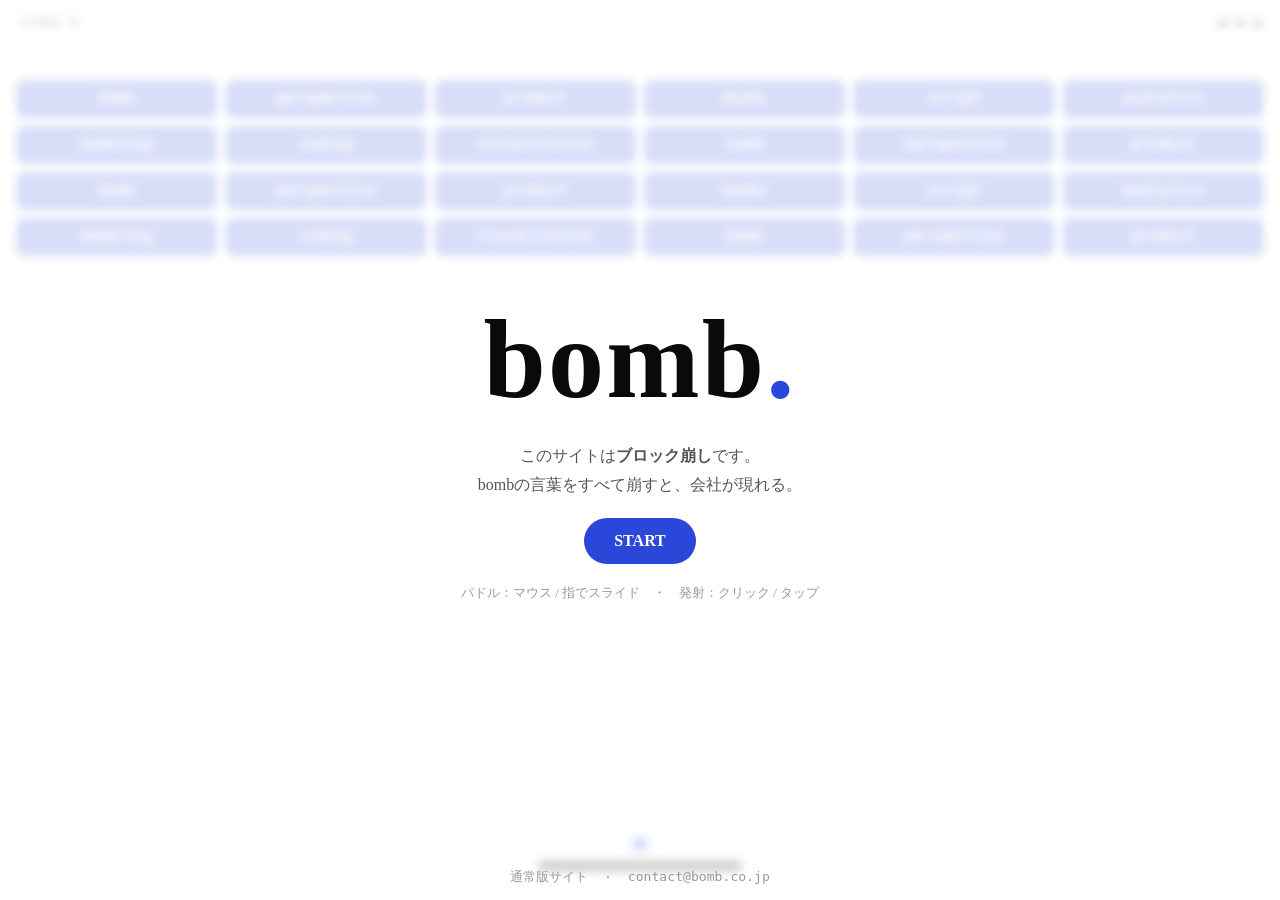
<file: play.html>
<!DOCTYPE html>
<html lang="ja">
<head>
  <meta charset="UTF-8" />
  <meta name="viewport" content="width=device-width, initial-scale=1.0" />
  <title>bomb — break</title>
  <meta name="robots" content="index, follow" />
  <meta property="og:title" content="bomb" />

  <!-- Google Analytics 4 -->
  <script async src="https://www.googletagmanager.com/gtag/js?id=G-VSG4890EV9"></script>
  <script>
    window.dataLayer = window.dataLayer || [];
    function gtag(){dataLayer.push(arguments);}
    gtag('js', new Date());
    gtag('config', 'G-VSG4890EV9');
  </script>

  <style>
    :root { --accent: #2b47d9; --ink: #0a0a0a; }
    * { box-sizing: border-box; margin: 0; padding: 0; }
    html, body { height: 100%; overflow: hidden; background: #fff; }
    body {
      font-family: "Yu Mincho", YuMincho, "Hiragino Mincho ProN", serif;
      color: var(--ink);
      -webkit-user-select: none; user-select: none; touch-action: none;
    }
    canvas { display: block; }
    .hud {
      position: fixed; top: 14px; left: 0; right: 0;
      display: flex; justify-content: space-between;
      padding: 0 18px; font-size: 0.9rem; color: var(--ink); pointer-events: none;
      font-family: ui-monospace, monospace;
    }
    .overlay {
      position: fixed; inset: 0; display: flex; flex-direction: column;
      align-items: center; justify-content: center; text-align: center;
      gap: 18px; padding: 24px; background: rgba(255,255,255,0.82);
      backdrop-filter: blur(4px); transition: opacity 0.3s;
    }
    .overlay.hidden { opacity: 0; pointer-events: none; }
    .overlay h1 { font-size: clamp(3rem, 12vw, 7rem); font-weight: 900; letter-spacing: 0.02em; }
    .overlay p { color: #555; font-size: 1rem; max-width: 460px; line-height: 1.8; }
    .overlay .accent { color: var(--accent); }
    .btn {
      display: inline-block; padding: 14px 30px; border-radius: 999px;
      background: var(--accent); color: #fff; font-weight: 700; cursor: pointer;
      border: none; font-size: 1rem; font-family: inherit;
    }
    .links { position: fixed; bottom: 14px; left: 0; right: 0; text-align: center;
      font-size: 0.82rem; color: #999; font-family: ui-monospace, monospace; }
    .links a { color: #999; text-decoration: none; margin: 0 8px; }
    .links a:hover { color: var(--accent); }
    .company { text-align: left; font-size: 0.92rem; line-height: 2; color: #333; }
    .company b { display: inline-block; width: 5.5em; color: var(--ink); }
  </style>
</head>
<body>
  <canvas id="game"></canvas>
  <div class="hud"><span id="score">SCORE 0</span><span id="lives">● ● ●</span></div>

  <div class="overlay" id="start">
    <h1>bomb<span class="accent">.</span></h1>
    <p>このサイトは<strong>ブロック崩し</strong>です。<br>bombの言葉をすべて崩すと、会社が現れる。</p>
    <button class="btn" id="startBtn">START</button>
    <p style="font-size:0.8rem;color:#999">パドル：マウス / 指でスライド　・　発射：クリック / タップ</p>
  </div>

  <div class="overlay hidden" id="win">
    <h1>CLEAR<span class="accent">.</span></h1>
    <div class="company">
      <div><b>商号</b>合同会社bomb</div>
      <div><b>代表社員</b>佐藤陸</div>
      <div><b>設立</b>20260401</div>
      <div><b>所在地</b>港区南青山4-17-33</div>
      <div><b>連絡先</b>contact@bomb.co.jp</div>
    </div>
    <button class="btn" id="winBtn">もう一度</button>
  </div>

  <div class="overlay hidden" id="lose">
    <h1>GAME OVER</h1>
    <button class="btn" id="loseBtn">RETRY</button>
  </div>

  <div class="links">
    <a href="index.html">通常版サイト</a> · <a href="mailto:contact@bomb.co.jp">contact@bomb.co.jp</a>
  </div>

  <script>
    var canvas = document.getElementById('game');
    var ctx = canvas.getContext('2d');
    var WORDS = ['bomb','perspective','product','books','script','analytics','modeling','coding','visualization','bomb','perspective','product'];
    var ACCENT = '#2b47d9';
    var W, H, dpr;
    var bricks = [], paddle, ball, score, lives, state, brickRows = 4, brickCols = 4;

    function resize() {
      dpr = Math.min(window.devicePixelRatio || 1, 2);
      W = window.innerWidth; H = window.innerHeight;
      canvas.width = W * dpr; canvas.height = H * dpr;
      canvas.style.width = W + 'px'; canvas.style.height = H + 'px';
      ctx.setTransform(dpr, 0, 0, dpr, 0, 0);
      layout();
    }

    function layout() {
      brickCols = Math.max(3, Math.min(6, Math.floor(W / 150)));
      brickRows = Math.max(3, Math.min(5, Math.floor(H / 200)));
      var top = 80, padX = 16, gap = 8;
      var bw = (W - padX * 2 - gap * (brickCols - 1)) / brickCols;
      var bh = 38;
      var keepAlive = bricks.length ? null : true;
      var old = bricks;
      bricks = [];
      var idx = 0;
      for (var r = 0; r < brickRows; r++) {
        for (var c = 0; c < brickCols; c++) {
          var alive = true;
          if (old.length && old[idx]) alive = old[idx].alive;
          bricks.push({
            x: padX + c * (bw + gap), y: top + r * (bh + gap),
            w: bw, h: bh, word: WORDS[idx % WORDS.length], alive: alive
          });
          idx++;
        }
      }
      if (paddle) paddle.y = H - 40;
    }

    function reset() {
      score = 0; lives = 3; state = 'ready';
      for (var i = 0; i < bricks.length; i++) bricks[i].alive = true;
      paddle = { w: Math.max(90, W * 0.16), h: 12, x: W / 2, y: H - 40 };
      resetBall();
      updateHud();
    }
    function resetBall() {
      ball = { x: paddle.x, y: paddle.y - 16, r: 8, dx: 0, dy: 0, speed: Math.max(5, H / 130), stuck: true };
    }
    function launch() {
      if (ball.stuck) { ball.stuck = false; ball.dx = ball.speed * 0.5; ball.dy = -ball.speed; }
    }

    function updateHud() {
      document.getElementById('score').textContent = 'SCORE ' + score;
      var d = ''; for (var i = 0; i < 3; i++) d += i < lives ? '● ' : '○ ';
      document.getElementById('lives').textContent = d.trim();
    }

    function step() {
      if (state !== 'playing') { draw(); return; }
      if (ball.stuck) { ball.x = paddle.x; ball.y = paddle.y - 16; draw(); return; }
      ball.x += ball.dx; ball.y += ball.dy;
      if (ball.x < ball.r) { ball.x = ball.r; ball.dx *= -1; }
      if (ball.x > W - ball.r) { ball.x = W - ball.r; ball.dx *= -1; }
      if (ball.y < ball.r) { ball.y = ball.r; ball.dy *= -1; }
      // paddle
      if (ball.dy > 0 && ball.y + ball.r >= paddle.y && ball.y - ball.r <= paddle.y + paddle.h &&
          ball.x >= paddle.x - paddle.w / 2 - ball.r && ball.x <= paddle.x + paddle.w / 2 + ball.r) {
        ball.y = paddle.y - ball.r;
        var hit = (ball.x - paddle.x) / (paddle.w / 2);
        var ang = hit * 1.1;
        ball.dx = ball.speed * Math.sin(ang);
        ball.dy = -ball.speed * Math.cos(ang);
      }
      // bricks
      for (var i = 0; i < bricks.length; i++) {
        var b = bricks[i];
        if (!b.alive) continue;
        if (ball.x + ball.r > b.x && ball.x - ball.r < b.x + b.w &&
            ball.y + ball.r > b.y && ball.y - ball.r < b.y + b.h) {
          b.alive = false; score += 100; updateHud();
          var overlapX = Math.min(ball.x + ball.r - b.x, b.x + b.w - (ball.x - ball.r));
          var overlapY = Math.min(ball.y + ball.r - b.y, b.y + b.h - (ball.y - ball.r));
          if (overlapX < overlapY) ball.dx *= -1; else ball.dy *= -1;
          break;
        }
      }
      // lose ball
      if (ball.y - ball.r > H) {
        lives--; updateHud();
        if (lives <= 0) { state = 'lost'; showOverlay('lose'); }
        else { ball.stuck = true; }
      }
      // win
      var any = false;
      for (var j = 0; j < bricks.length; j++) if (bricks[j].alive) { any = true; break; }
      if (!any) { state = 'won'; showOverlay('win'); }
      draw();
    }

    function roundRect(x, y, w, h, r) {
      ctx.beginPath();
      ctx.moveTo(x + r, y);
      ctx.arcTo(x + w, y, x + w, y + h, r);
      ctx.arcTo(x + w, y + h, x, y + h, r);
      ctx.arcTo(x, y + h, x, y, r);
      ctx.arcTo(x, y, x + w, y, r);
      ctx.closePath();
    }

    function draw() {
      ctx.clearRect(0, 0, W, H);
      // bricks
      for (var i = 0; i < bricks.length; i++) {
        var b = bricks[i];
        if (!b.alive) continue;
        ctx.fillStyle = ACCENT;
        roundRect(b.x, b.y, b.w, b.h, 8); ctx.fill();
        ctx.fillStyle = '#fff';
        var fs = Math.min(15, b.w / (b.word.length * 0.62));
        ctx.font = '600 ' + fs + 'px ui-monospace, monospace';
        ctx.textAlign = 'center'; ctx.textBaseline = 'middle';
        ctx.fillText(b.word, b.x + b.w / 2, b.y + b.h / 2);
      }
      // paddle
      ctx.fillStyle = '#0a0a0a';
      roundRect(paddle.x - paddle.w / 2, paddle.y, paddle.w, paddle.h, 6); ctx.fill();
      // ball
      ctx.fillStyle = ACCENT;
      ctx.beginPath(); ctx.arc(ball.x, ball.y, ball.r, 0, Math.PI * 2); ctx.fill();
    }

    function showOverlay(id) {
      document.getElementById(id).classList.remove('hidden');
    }
    function hideOverlay(id) {
      document.getElementById(id).classList.add('hidden');
    }

    function movePaddle(clientX) {
      if (!paddle) return;
      paddle.x = Math.max(paddle.w / 2, Math.min(W - paddle.w / 2, clientX));
    }
    window.addEventListener('mousemove', function (e) { movePaddle(e.clientX); });
    window.addEventListener('touchmove', function (e) { if (e.touches[0]) movePaddle(e.touches[0].clientX); }, { passive: true });
    window.addEventListener('mousedown', launch);
    window.addEventListener('touchstart', function () { launch(); }, { passive: true });
    window.addEventListener('keydown', function (e) { if (e.key === ' ') { e.preventDefault(); launch(); } });
    window.addEventListener('resize', function () { resize(); });

    function begin() { reset(); state = 'playing'; }
    document.getElementById('startBtn').addEventListener('click', function () { hideOverlay('start'); begin(); });
    document.getElementById('winBtn').addEventListener('click', function () { hideOverlay('win'); begin(); });
    document.getElementById('loseBtn').addEventListener('click', function () { hideOverlay('lose'); begin(); });

    resize(); reset();
    (function loop() { step(); requestAnimationFrame(loop); })();
  </script>
</body>
</html>
</file>
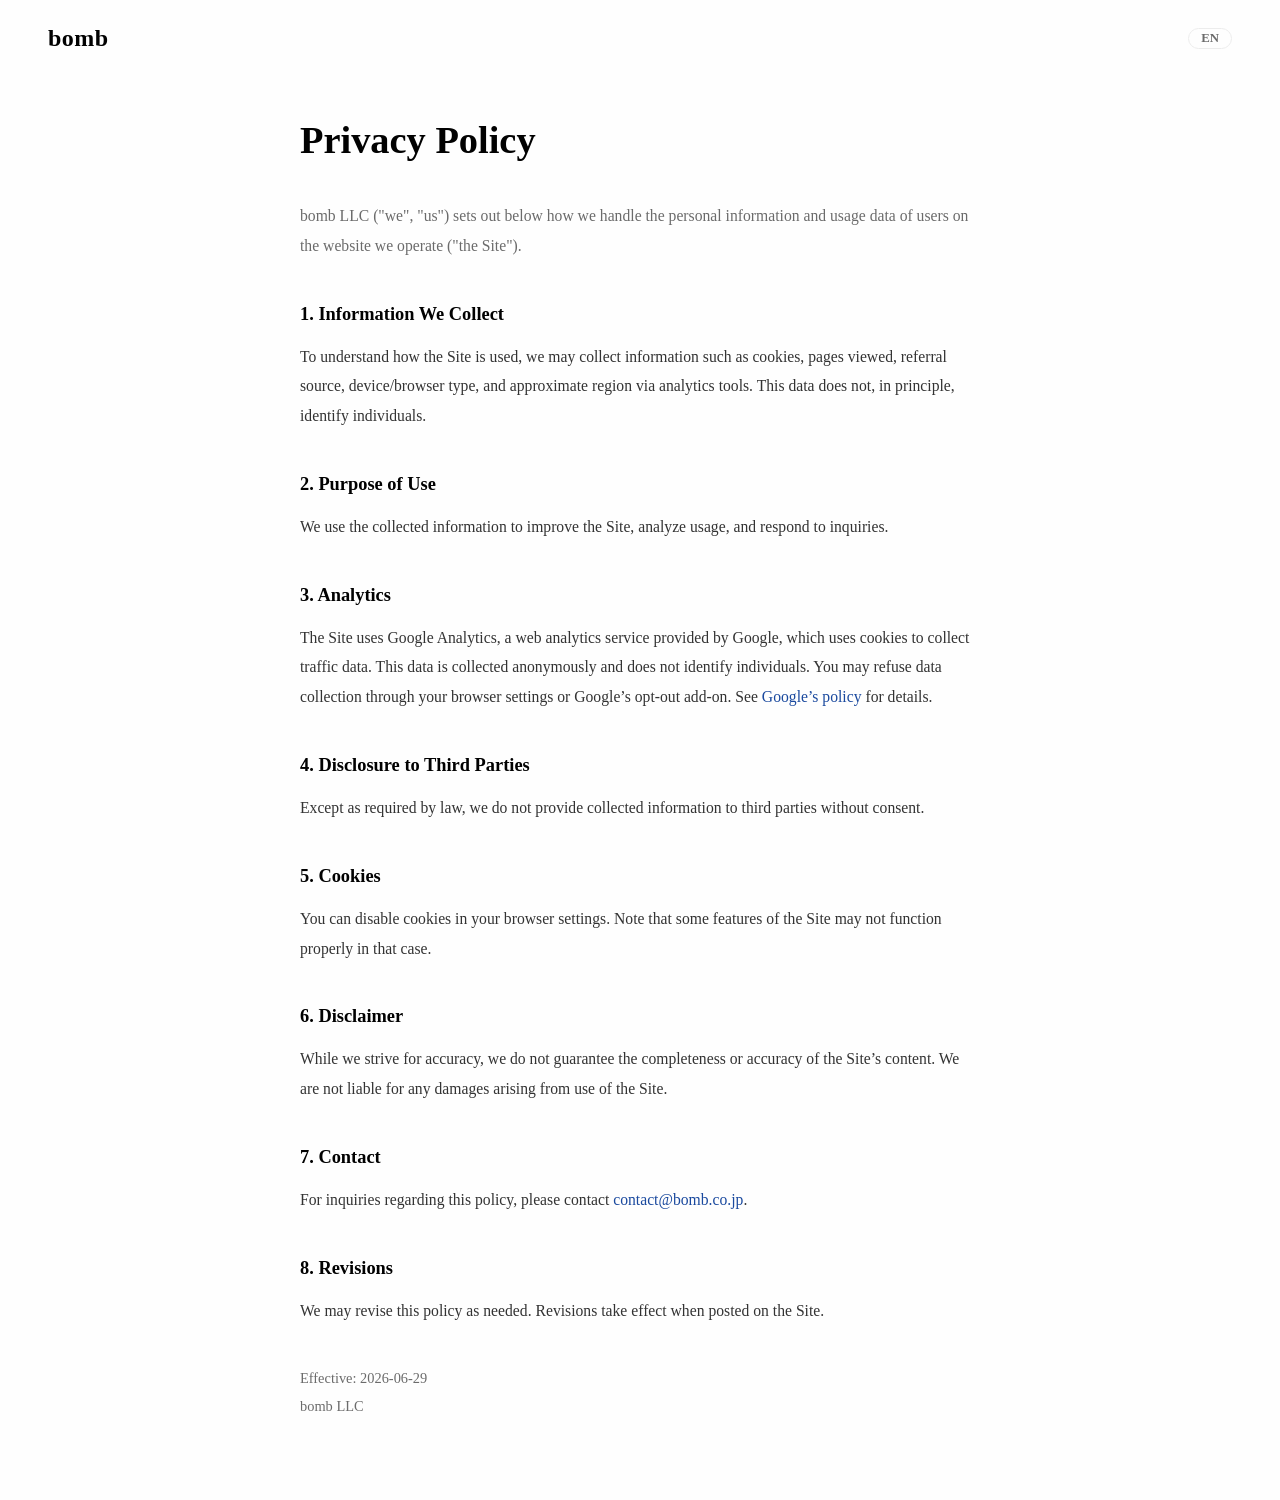
<file: privacy.html>
<!DOCTYPE html>
<html lang="ja">
<head>
  <meta charset="UTF-8" />
  <meta name="viewport" content="width=device-width, initial-scale=1.0" />
  <title>プライバシーポリシー | 合同会社bomb</title>
  <meta name="robots" content="all" />
  <!-- Google Analytics 4 -->
  <script async src="https://www.googletagmanager.com/gtag/js?id=G-VSG4890EV9"></script>
  <script>
    window.dataLayer = window.dataLayer || [];
    function gtag(){dataLayer.push(arguments);}
    gtag('js', new Date());
    gtag('config', 'G-VSG4890EV9');
  </script>
  <link rel="stylesheet" href="style.css?v=20261009c" />
</head>
<body>
  <header class="site-header">
    <a href="index.html" class="logo">bomb</a>
    <nav class="nav"></nav>
  </header>

  <main class="legal">
    <h1 data-i18n="pp_h1">プライバシーポリシー</h1>
    <p class="legal-lead" data-i18n="pp_lead">
      合同会社bomb（以下「当社」）は、当社が運営するウェブサイト（以下「本サイト」）における
      利用者の個人情報および利用情報の取り扱いについて、以下のとおりプライバシーポリシーを定めます。
    </p>

    <h2 data-i18n="pp_s1">1. 取得する情報</h2>
    <p data-i18n="pp_b1">当社は、本サイトの利用状況を把握するため、アクセス解析ツールを通じて、Cookie・閲覧ページ・
      参照元・端末/ブラウザの種類・おおよその地域などの情報を取得する場合があります。これらの情報には、
      原則として個人を特定する情報は含まれません。</p>

    <h2 data-i18n="pp_s2">2. 利用目的</h2>
    <p data-i18n="pp_b2">取得した情報は、本サイトの改善、利用状況の分析、お問い合わせへの対応のために利用します。</p>

    <h2 data-i18n="pp_s3">3. アクセス解析ツールについて</h2>
    <p data-i18n-html="pp_b3">本サイトでは、Googleによるアクセス解析ツール「Googleアナリティクス」を利用しています。
      Googleアナリティクスはトラフィックデータの収集のためにCookieを使用します。このデータは匿名で
      収集されており、個人を特定するものではありません。データ収集を無効にしたい場合は、ブラウザの設定や
      Google提供のオプトアウトアドオンにより拒否できます。詳細は
      <a href="https://policies.google.com/technologies/partner-sites" target="_blank" rel="noopener">Googleのポリシー</a>
      をご確認ください。</p>

    <h2 data-i18n="pp_s4">4. 第三者への提供</h2>
    <p data-i18n="pp_b4">当社は、法令に基づく場合を除き、取得した情報を本人の同意なく第三者に提供しません。</p>

    <h2 data-i18n="pp_s5">5. Cookieについて</h2>
    <p data-i18n="pp_b5">利用者はブラウザの設定によりCookieを無効化できます。ただし、その場合、本サイトの一部機能が
      正常に動作しないことがあります。</p>

    <h2 data-i18n="pp_s6">6. 免責事項</h2>
    <p data-i18n="pp_b6">本サイトの内容には正確を期しておりますが、その完全性・正確性を保証するものではありません。
      本サイトの利用により生じたいかなる損害についても、当社は責任を負いかねます。</p>

    <h2 data-i18n="pp_s7">7. お問い合わせ窓口</h2>
    <p data-i18n-html="pp_b7">本ポリシーに関するお問い合わせは、<a href="mailto:contact@bomb.co.jp">contact@bomb.co.jp</a>
      までご連絡ください。</p>

    <h2 data-i18n="pp_s8">8. 改定</h2>
    <p data-i18n="pp_b8">当社は、必要に応じて本ポリシーを改定することがあります。改定後の内容は本サイトに掲載した
      時点から効力を生じます。</p>

    <p class="legal-date" data-i18n-html="eff">制定日：2026年6月29日<br />合同会社bomb</p>
  </main>

  <script src="back.js"></script>
  <script src="i18n.js?v=20261009c"></script>
</body>
</html>
</file>
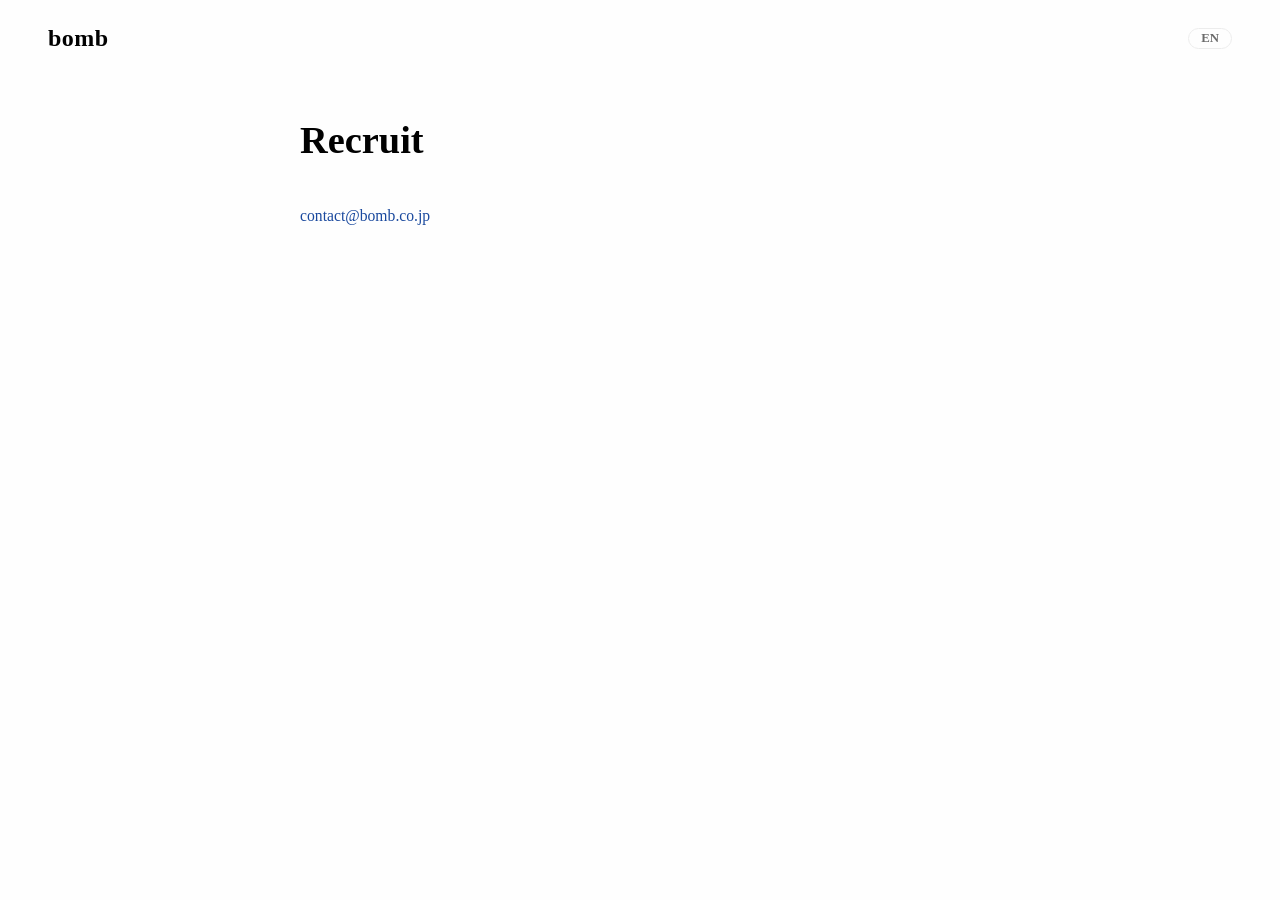
<file: recruit.html>
<!DOCTYPE html>
<html lang="ja">
<head>
  <meta charset="UTF-8" />
  <meta name="viewport" content="width=device-width, initial-scale=1.0" />
  <title>採用 | 合同会社bomb</title>
  <meta name="robots" content="index, follow" />
  <link rel="icon" href="/favicon.svg?v=3" type="image/svg+xml" />
  <link rel="icon" href="/favicon.ico?v=3" sizes="any" />
  <link rel="icon" type="image/png" sizes="32x32" href="/favicon/favicon-32.png?v=3" />
  <link rel="apple-touch-icon" href="/apple-touch-icon.png?v=3" />
  <!-- Google Analytics 4 -->
  <script async src="https://www.googletagmanager.com/gtag/js?id=G-VSG4890EV9"></script>
  <script>
    window.dataLayer = window.dataLayer || [];
    function gtag(){dataLayer.push(arguments);}
    gtag('js', new Date());
    gtag('config', 'G-VSG4890EV9');
  </script>
  <link rel="stylesheet" href="style.css?v=20261009c" />
</head>
<body>
  <header class="site-header">
    <a href="index.html" class="logo">bomb</a>
    <nav class="nav"></nav>
  </header>

  <main class="legal">
    <h1 data-i18n="recruit">Recruit</h1>
    <p><a data-mail></a></p>
  </main>

  <script>
    (function () { var m = atob('Y29udGFjdA==') + '@' + atob('Ym9tYi5jby5qcA==');
      document.querySelectorAll('[data-mail]').forEach(function (el) { if (el.tagName === 'A') { el.setAttribute('href', 'mailto:' + m); } el.textContent = m; }); })();
  </script>

  <script src="back.js"></script>
  <script src="i18n.js?v=20261009c"></script>
</body>
</html>
</file>
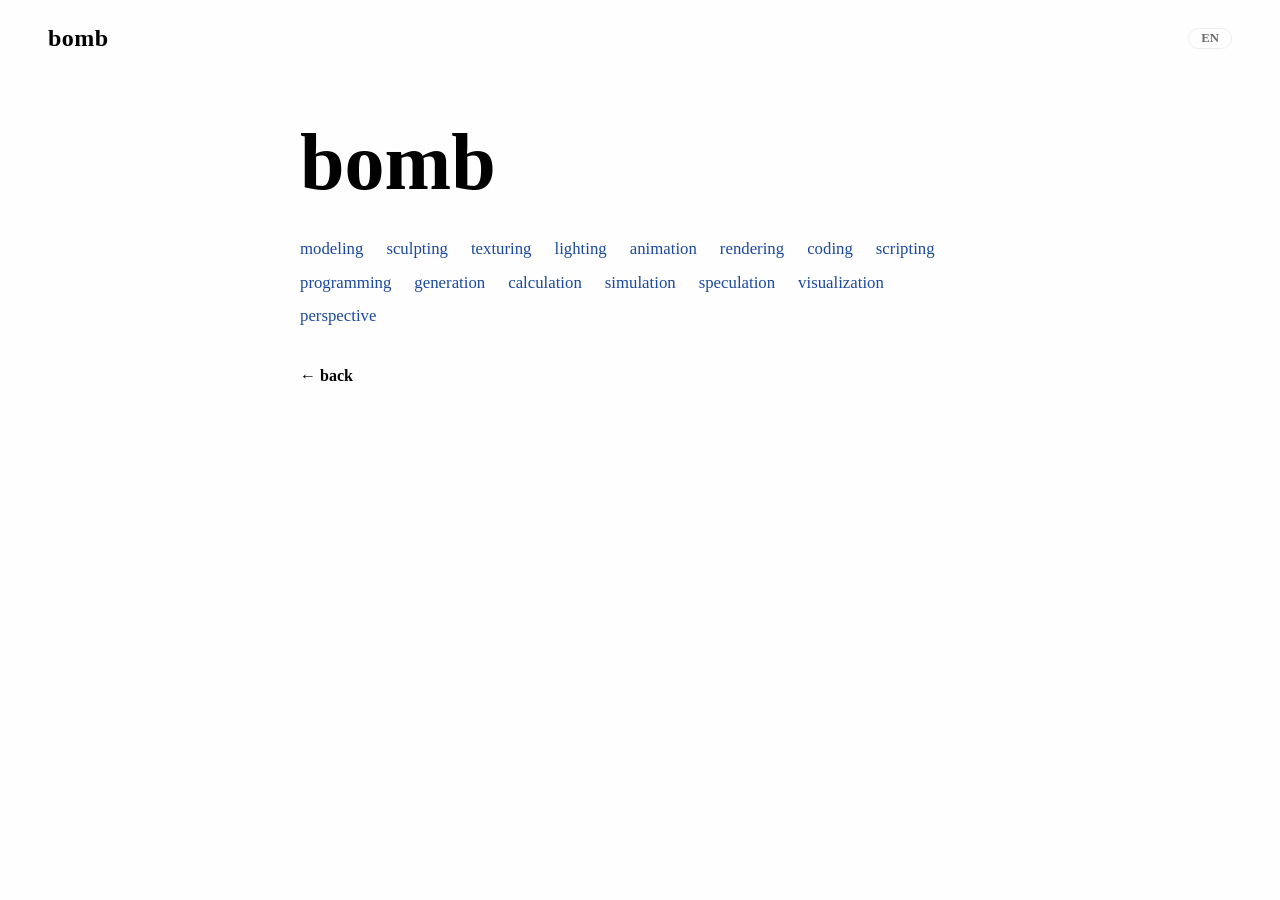
<file: word.html>
<!DOCTYPE html>
<html lang="ja">
<head>
  <meta charset="UTF-8" />
  <meta name="viewport" content="width=device-width, initial-scale=1.0" />
  <title>bomb</title>
  <meta name="robots" content="index, follow" />
  <meta name="theme-color" content="#1a499e" />
  <link rel="icon" href="/favicon.svg?v=3" type="image/svg+xml" />
  <link rel="icon" href="/favicon.ico?v=3" sizes="any" />
  <link rel="icon" type="image/png" sizes="32x32" href="/favicon/favicon-32.png?v=3" />
  <link rel="apple-touch-icon" href="/apple-touch-icon.png?v=3" />

  <!-- Google Analytics 4 -->
  <script async src="https://www.googletagmanager.com/gtag/js?id=G-VSG4890EV9"></script>
  <script>
    window.dataLayer = window.dataLayer || [];
    function gtag(){dataLayer.push(arguments);}
    gtag('js', new Date());
    gtag('config', 'G-VSG4890EV9');
  </script>

  <link rel="stylesheet" href="style.css?v=20261009c" />
</head>
<body class="word-page">
  <header class="site-header">
    <a href="/" class="logo">bomb</a>
    <nav class="nav"></nav>
  </header>

  <main class="word-main">
    <h1 class="word-title" id="w-title">—</h1>
    <p class="word-reading" id="w-reading"></p>
    <p class="word-desc" id="w-desc"></p>

    <p><a href="/" class="back-link" id="w-back" data-i18n="w_back">← 戻る</a></p>
  </main>

  <script>
    // Reading (kana) per word — descriptions live in i18n.js (keys d_<word>).
    var KANA = {
      modeling:'モデリング', sculpting:'スカルプティング', texturing:'テクスチャリング',
      lighting:'ライティング', animation:'アニメーション', rendering:'レンダリング',
      coding:'コーディング', scripting:'スクリプティング', programming:'プログラミング',
      generation:'ジェネレーション', calculation:'カリキュレーション', simulation:'シミュレーション',
      speculation:'スペキュレーション', visualization:'ビジュアライゼーション', perspective:'パースペクティブ'
    };

    var p = new URLSearchParams(location.search);
    var w = (p.get('w') || '').toLowerCase();
    // A language hint passed from a localized link seeds the choice only on first visit.
    try { var hint = p.get('lang'); if (hint && !localStorage.getItem('lang')) localStorage.setItem('lang', hint); } catch (e) {}

    function $(id) { return document.getElementById(id); }
    if (KANA[w]) {
      $('w-title').textContent = w;
      $('w-reading').textContent = KANA[w];
      $('w-desc').setAttribute('data-i18n', 'd_' + w); // filled by i18n.js
      document.title = w + ' — bomb';
    } else {
      // Unknown word: link to the full list (no translation on these links).
      $('w-title').textContent = 'bomb';
      $('w-desc').innerHTML = Object.keys(KANA).map(function (k) {
        return '<a href="word.html?w=' + k + '">' + k + '</a>';
      }).join('　');
    }
  </script>
  <script src="i18n.js?v=20261009c"></script>
</body>
</html>
</file>
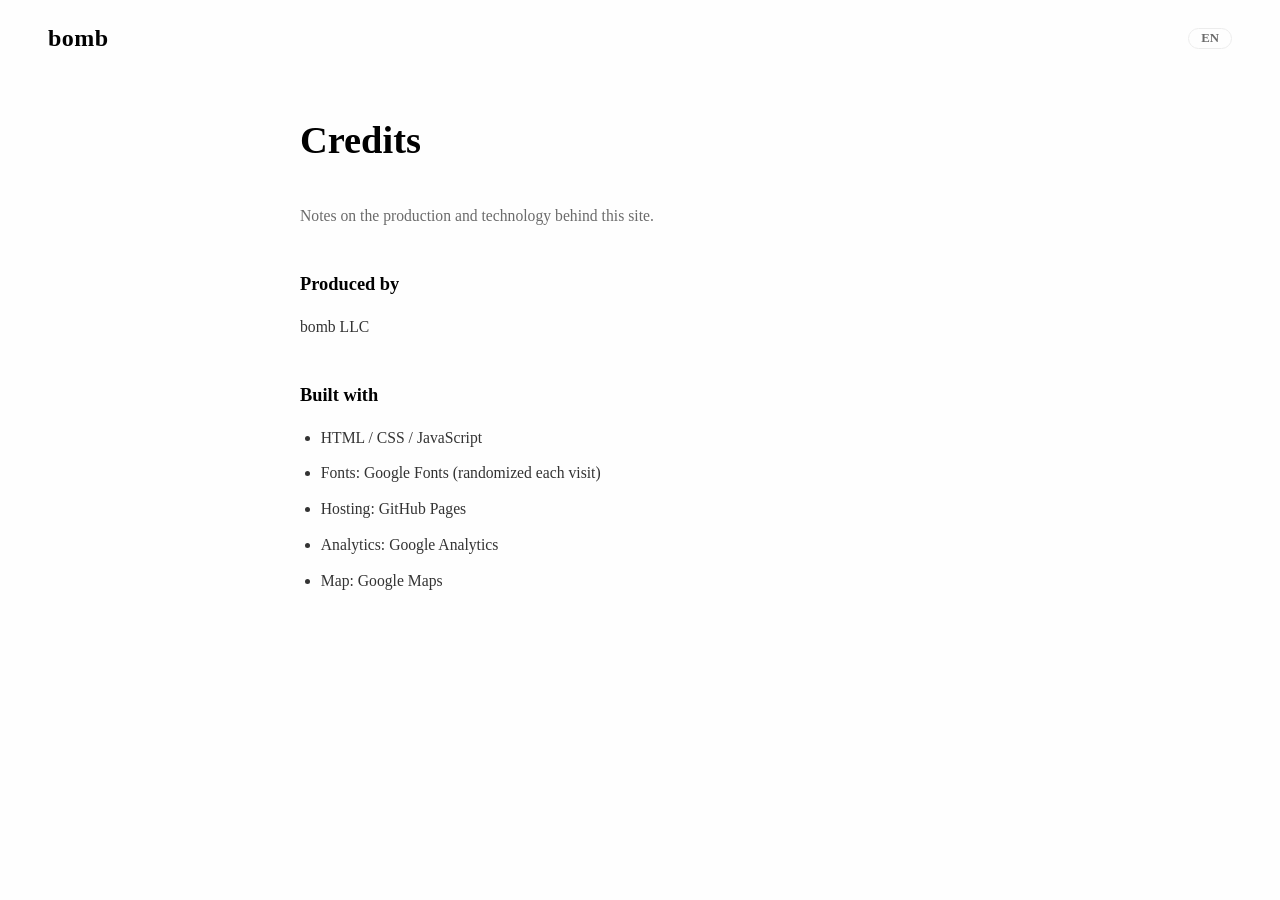
<file: en/credits.html>
<!DOCTYPE html>
<html lang="en">
<head>
  <meta charset="UTF-8" />
  <meta name="viewport" content="width=device-width, initial-scale=1.0" />
  <title>Credits | bomb LLC</title>
  <meta name="robots" content="index, follow" />
  <!-- Google Analytics 4 -->
  <script async src="https://www.googletagmanager.com/gtag/js?id=G-VSG4890EV9"></script>
  <script>
    window.dataLayer = window.dataLayer || [];
    function gtag(){dataLayer.push(arguments);}
    gtag('js', new Date());
    gtag('config', 'G-VSG4890EV9');
  </script>
  <link rel="stylesheet" href="../style.css?v=20261009c" />
</head>
<body>
  <header class="site-header">
    <a href="index.html" class="logo">bomb</a>
    <nav class="nav"></nav>
  </header>

  <main class="legal">
    <h1 data-i18n="cr_h1">Credits</h1>
    <p class="legal-lead" data-i18n="cr_lead">Notes on the production and technology behind this site.</p>

    <h2 data-i18n="cr_s1">Produced by</h2>
    <p data-i18n="cr_made">bomb LLC</p>

    <h2 data-i18n="cr_s2">Built with</h2>
    <ul>
      <li data-i18n="cr_li1">HTML / CSS / JavaScript</li>
      <li data-i18n="cr_li2">Fonts: Google Fonts (randomized each visit)</li>
      <li data-i18n="cr_li3">Hosting: GitHub Pages</li>
      <li data-i18n="cr_li4">Analytics: Google Analytics</li>
      <li data-i18n="cr_li5">Map: Google Maps</li>
    </ul>
  </main>

  <script src="../back.js"></script>
  <script src="../i18n.js?v=20261009c"></script>
</body>
</html>
</file>
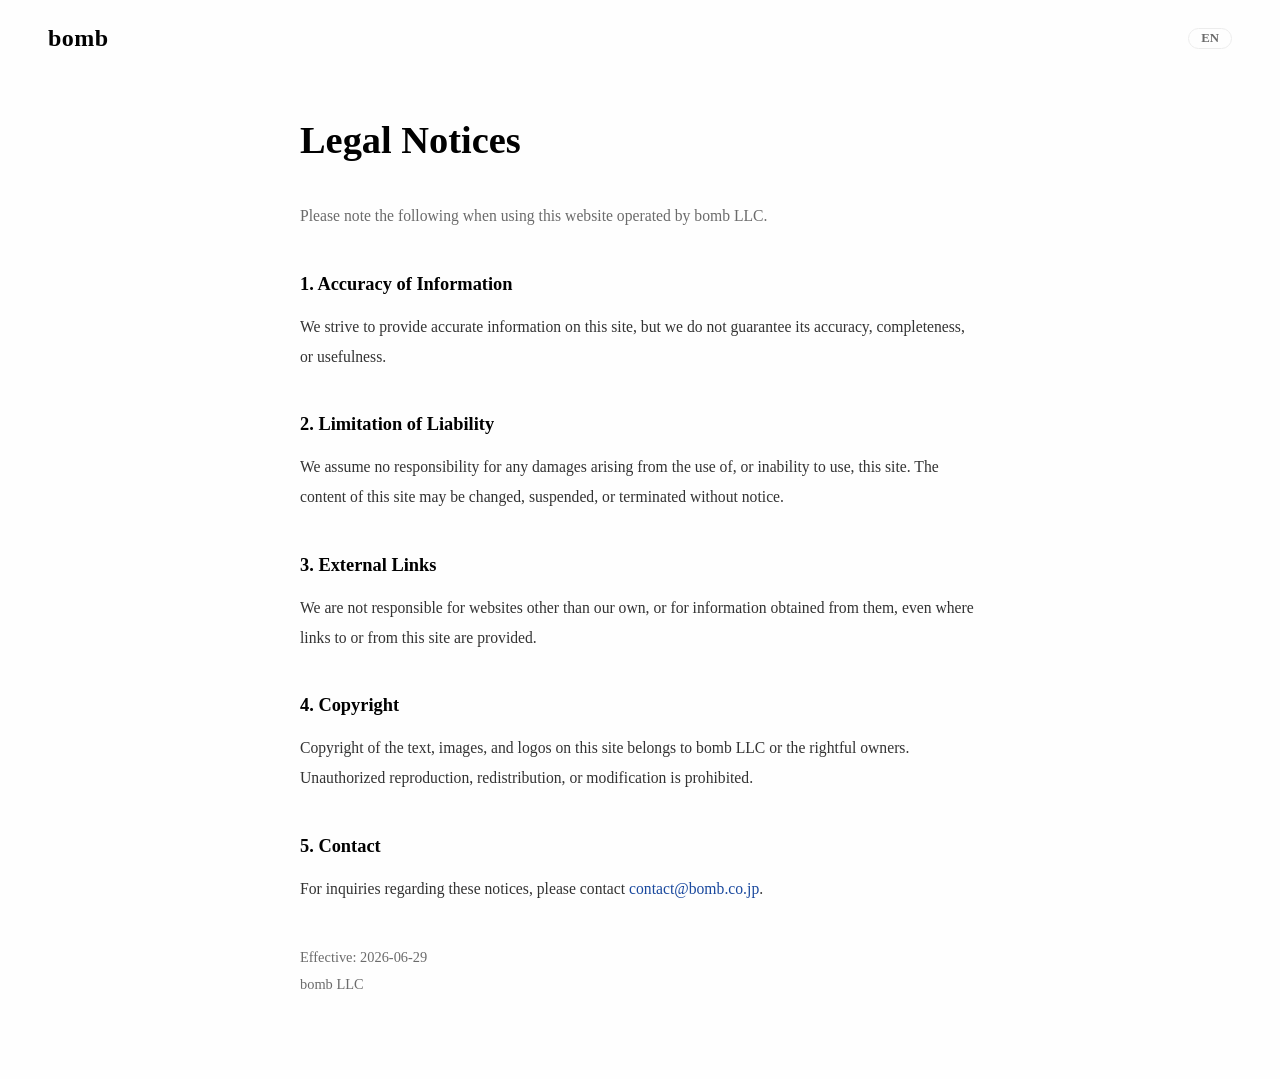
<file: en/legal.html>
<!DOCTYPE html>
<html lang="en">
<head>
  <meta charset="UTF-8" />
  <meta name="viewport" content="width=device-width, initial-scale=1.0" />
  <title>Legal Notices | bomb LLC</title>
  <meta name="robots" content="index, follow" />
  <!-- Google Analytics 4 -->
  <script async src="https://www.googletagmanager.com/gtag/js?id=G-VSG4890EV9"></script>
  <script>
    window.dataLayer = window.dataLayer || [];
    function gtag(){dataLayer.push(arguments);}
    gtag('js', new Date());
    gtag('config', 'G-VSG4890EV9');
  </script>
  <link rel="stylesheet" href="../style.css?v=20261009c" />
</head>
<body>
  <header class="site-header">
    <a href="index.html" class="logo">bomb</a>
    <nav class="nav"></nav>
  </header>

  <main class="legal">
    <h1 data-i18n="lg_h1">Legal Notices</h1>
    <p class="legal-lead" data-i18n="lg_lead">Please note the following when using this website operated by bomb LLC.</p>

    <h2 data-i18n="lg_s1">1. Accuracy of Information</h2>
    <p data-i18n="lg_b1">We strive to provide accurate information on this site, but we do not guarantee its accuracy,
      completeness, or usefulness.</p>

    <h2 data-i18n="lg_s2">2. Limitation of Liability</h2>
    <p data-i18n="lg_b2">We assume no responsibility for any damages arising from the use of, or inability to use, this
      site. The content of this site may be changed, suspended, or terminated without notice.</p>

    <h2 data-i18n="lg_s3">3. External Links</h2>
    <p data-i18n="lg_b3">We are not responsible for websites other than our own, or for information obtained from them,
      even where links to or from this site are provided.</p>

    <h2 data-i18n="lg_s4">4. Copyright</h2>
    <p data-i18n="lg_b4">Copyright of the text, images, and logos on this site belongs to bomb LLC or the rightful owners.
      Unauthorized reproduction, redistribution, or modification is prohibited.</p>

    <h2 data-i18n="lg_s5">5. Contact</h2>
    <p data-i18n-html="lg_b5">For inquiries regarding these notices, please contact
      <a href="mailto:contact@bomb.co.jp">contact@bomb.co.jp</a>.</p>

    <p class="legal-date" data-i18n-html="eff">Effective: 2026-06-29<br />bomb LLC</p>
  </main>

  <script src="../back.js"></script>
  <script src="../i18n.js?v=20261009c"></script>
</body>
</html>
</file>
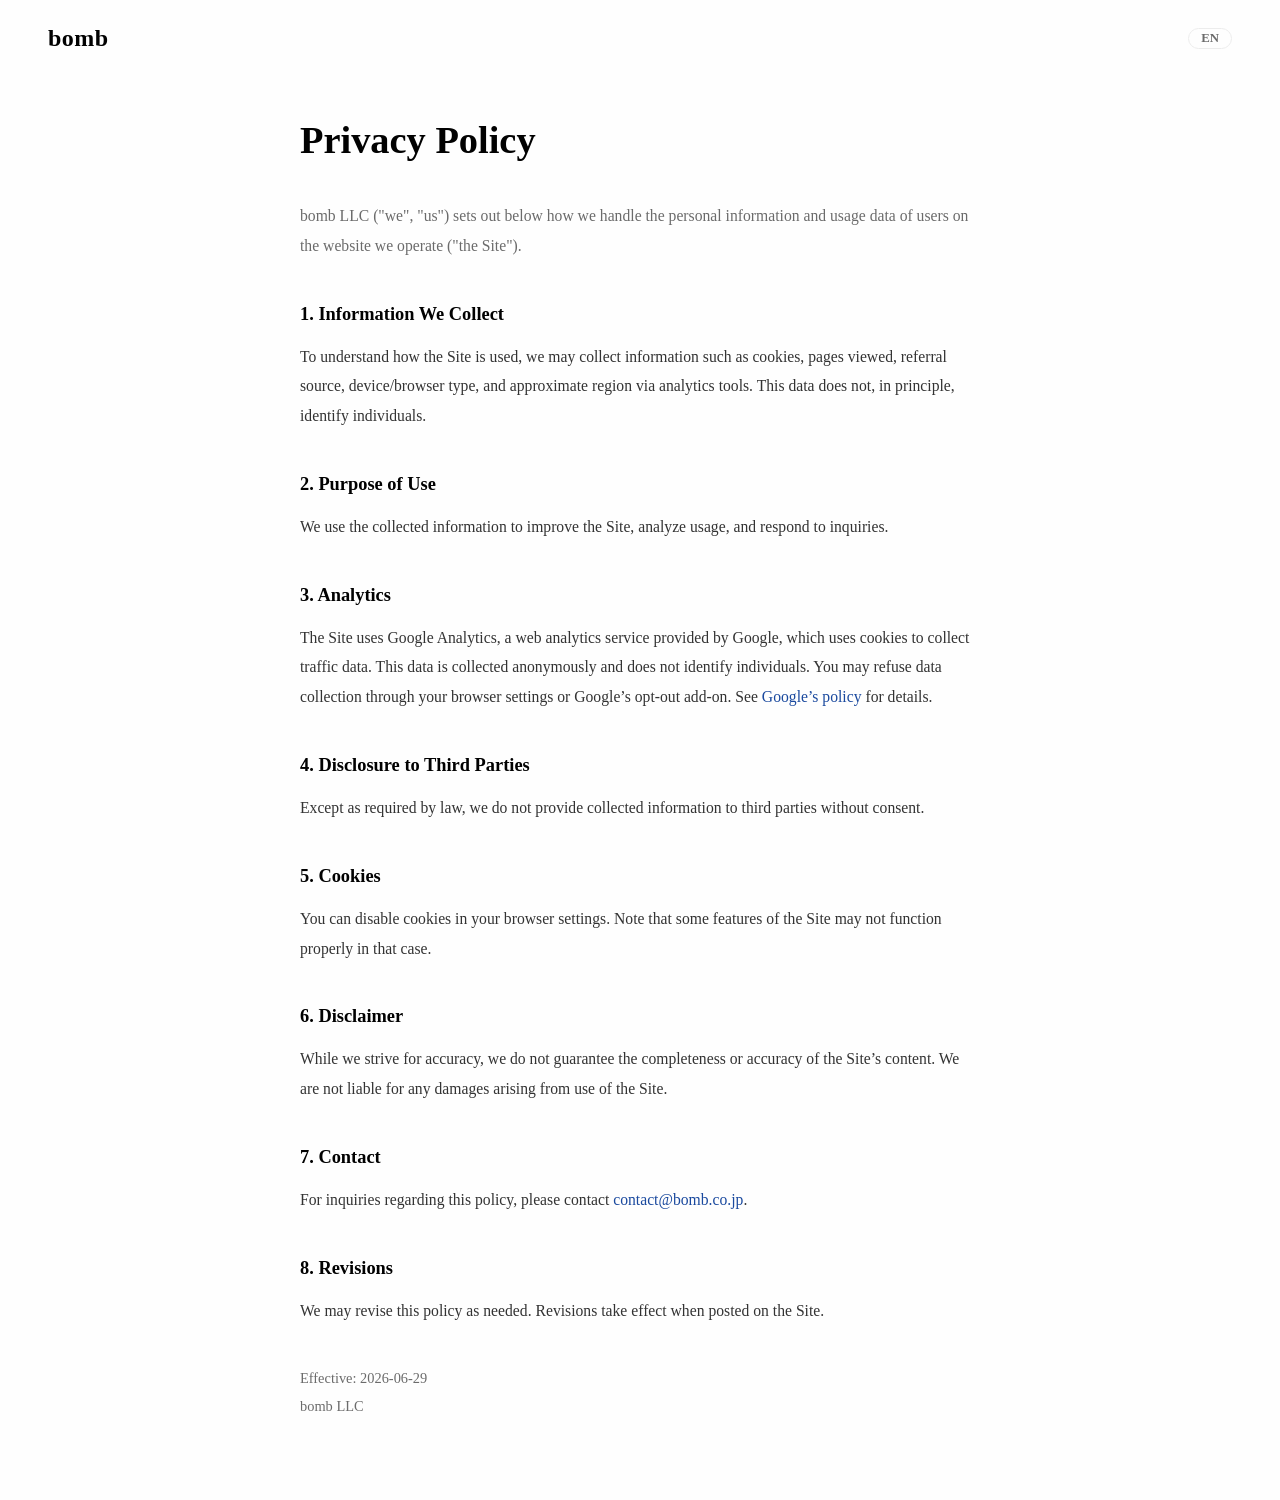
<file: en/privacy.html>
<!DOCTYPE html>
<html lang="en">
<head>
  <meta charset="UTF-8" />
  <meta name="viewport" content="width=device-width, initial-scale=1.0" />
  <title>Privacy Policy | bomb LLC</title>
  <meta name="robots" content="index, follow" />
  <!-- Google Analytics 4 -->
  <script async src="https://www.googletagmanager.com/gtag/js?id=G-VSG4890EV9"></script>
  <script>
    window.dataLayer = window.dataLayer || [];
    function gtag(){dataLayer.push(arguments);}
    gtag('js', new Date());
    gtag('config', 'G-VSG4890EV9');
  </script>
  <link rel="stylesheet" href="../style.css?v=20261009c" />
</head>
<body>
  <header class="site-header">
    <a href="index.html" class="logo">bomb</a>
    <nav class="nav"></nav>
  </header>

  <main class="legal">
    <h1 data-i18n="pp_h1">Privacy Policy</h1>
    <p class="legal-lead" data-i18n="pp_lead">
      bomb LLC ("we", "us") sets out below how we handle the personal information and usage
      data of users on the website we operate ("the Site").
    </p>

    <h2 data-i18n="pp_s1">1. Information We Collect</h2>
    <p data-i18n="pp_b1">To understand how the Site is used, we may collect information such as cookies, pages viewed,
      referral source, device/browser type, and approximate region via analytics tools. This data
      does not, in principle, identify individuals.</p>

    <h2 data-i18n="pp_s2">2. Purpose of Use</h2>
    <p data-i18n="pp_b2">We use the collected information to improve the Site, analyze usage, and respond to inquiries.</p>

    <h2 data-i18n="pp_s3">3. Analytics</h2>
    <p data-i18n-html="pp_b3">The Site uses Google Analytics, a web analytics service provided by Google, which uses cookies
      to collect traffic data. This data is collected anonymously and does not identify individuals.
      You may refuse data collection through your browser settings or Google's opt-out add-on. See
      <a href="https://policies.google.com/technologies/partner-sites" target="_blank" rel="noopener">Google's policy</a>
      for details.</p>

    <h2 data-i18n="pp_s4">4. Disclosure to Third Parties</h2>
    <p data-i18n="pp_b4">Except as required by law, we do not provide collected information to third parties without consent.</p>

    <h2 data-i18n="pp_s5">5. Cookies</h2>
    <p data-i18n="pp_b5">You can disable cookies in your browser settings. Note that some features of the Site may not
      function properly in that case.</p>

    <h2 data-i18n="pp_s6">6. Disclaimer</h2>
    <p data-i18n="pp_b6">While we strive for accuracy, we do not guarantee the completeness or accuracy of the Site's
      content. We are not liable for any damages arising from use of the Site.</p>

    <h2 data-i18n="pp_s7">7. Contact</h2>
    <p data-i18n-html="pp_b7">For inquiries regarding this policy, please contact
      <a href="mailto:contact@bomb.co.jp">contact@bomb.co.jp</a>.</p>

    <h2 data-i18n="pp_s8">8. Revisions</h2>
    <p data-i18n="pp_b8">We may revise this policy as needed. Revisions take effect when posted on the Site.</p>

    <p class="legal-date" data-i18n-html="eff">Effective: 2026-06-29<br />bomb LLC</p>
  </main>

  <script src="../back.js"></script>
  <script src="../i18n.js?v=20261009c"></script>
</body>
</html>
</file>
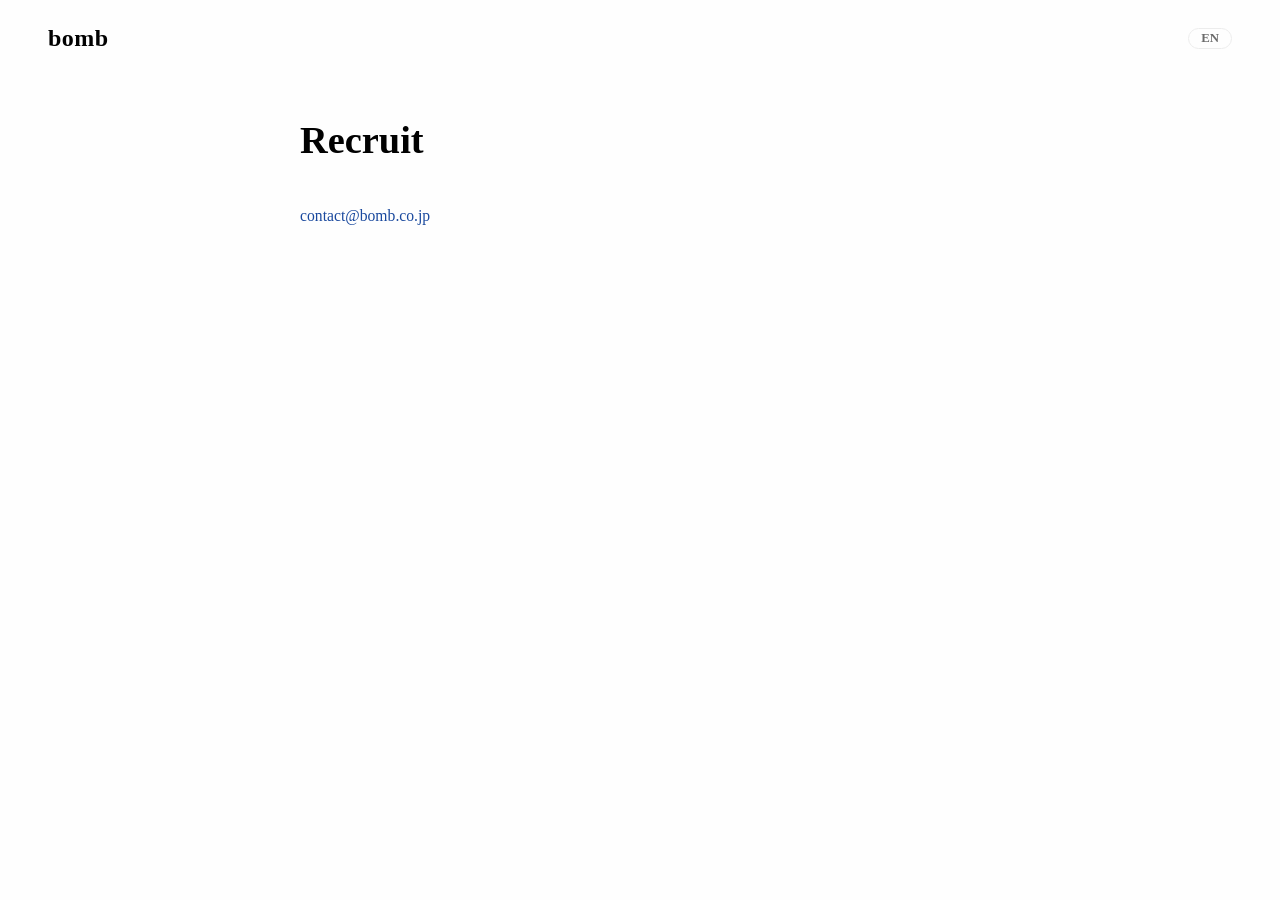
<file: en/recruit.html>
<!DOCTYPE html>
<html lang="en">
<head>
  <meta charset="UTF-8" />
  <meta name="viewport" content="width=device-width, initial-scale=1.0" />
  <title>Recruit | bomb</title>
  <meta name="robots" content="index, follow" />
  <link rel="icon" href="/favicon.svg?v=3" type="image/svg+xml" />
  <link rel="icon" href="/favicon.ico?v=3" sizes="any" />
  <link rel="icon" type="image/png" sizes="32x32" href="/favicon/favicon-32.png?v=3" />
  <link rel="apple-touch-icon" href="/apple-touch-icon.png?v=3" />
  <!-- Google Analytics 4 -->
  <script async src="https://www.googletagmanager.com/gtag/js?id=G-VSG4890EV9"></script>
  <script>
    window.dataLayer = window.dataLayer || [];
    function gtag(){dataLayer.push(arguments);}
    gtag('js', new Date());
    gtag('config', 'G-VSG4890EV9');
  </script>
  <link rel="stylesheet" href="../style.css?v=20261009c" />
</head>
<body>
  <header class="site-header">
    <a href="index.html" class="logo">bomb</a>
    <nav class="nav"></nav>
  </header>

  <main class="legal">
    <h1 data-i18n="recruit">Recruit</h1>
    <p><a data-mail></a></p>
  </main>

  <script>
    (function () { var m = atob('Y29udGFjdA==') + '@' + atob('Ym9tYi5jby5qcA==');
      document.querySelectorAll('[data-mail]').forEach(function (el) { if (el.tagName === 'A') { el.setAttribute('href', 'mailto:' + m); } el.textContent = m; }); })();
  </script>

  <script src="../back.js"></script>
  <script src="../i18n.js?v=20261009c"></script>
</body>
</html>
</file>
<file: style.css>
/* ページ間をスーッと“ワープ”（対応ブラウザのみ・非対応は通常遷移） */
@view-transition { navigation: auto; }

/* ===== ベース ===== */
:root {
  --bg: #fefefe;  /* 純白から1だけずらしたジェットホワイト */
  --ink: #010101; /* 純黒から1だけずらしたジェットブラック */
  --muted: #6b6b6b;
  --line: #ececec;
  --accent: #1a499e; /* bombの紋章の青に合わせる */
  --accent-dark: #133a82;
  --max: 1080px;
}

* { box-sizing: border-box; margin: 0; padding: 0; }

body {
  /* リロードごとにJSが --font を差し替え。未設定時は游明朝系にフォールバック */
  font-family: var(--font, "Yu Mincho", YuMincho, "Hiragino Mincho ProN", "MS PMincho", serif);
  color: var(--ink);
  background: var(--bg);
  line-height: 1.9;
  -webkit-font-smoothing: antialiased;
  font-synthesis: none; /* 太字/斜体を持たないフォントを偽装しない＝ガタガタ防止 */
}

a { color: inherit; text-decoration: none; }

/* ===== ヘッダー（固定） ===== */
.site-header {
  position: fixed;
  top: 0;
  left: 0;
  right: 0;
  z-index: 100;
  display: flex;
  align-items: center;
  justify-content: space-between;
  padding: 16px clamp(20px, 5vw, 48px);
  background: transparent;
}
.logo { font-weight: 800; font-size: 1.5rem; letter-spacing: 0.02em; }
.logo-mark { display: inline-flex; align-items: center; line-height: 0; }
.logo-mark img { height: 28px; width: auto; display: block; transition: opacity 0.2s; }
.logo-mark:hover img { opacity: 0.7; }
.nav { display: flex; gap: clamp(16px, 3vw, 36px); align-items: center; }
.nav a { font-size: 0.9rem; font-weight: 600; color: var(--muted); transition: color 0.2s; }
.nav a:hover { color: var(--ink); }

/* ===== ボタン ===== */
.btn {
  display: inline-block;
  padding: 14px 28px;
  border-radius: 999px;
  font-weight: 700;
  font-size: 0.95rem;
  transition: box-shadow 0.2s, background 0.2s;
}
.btn:active { transform: translateY(1px); }
.btn-primary { background: var(--accent); color: #fefefe; box-shadow: 0 8px 24px rgba(43, 71, 217, 0.28); }
.btn-primary:hover { background: var(--accent-dark); }
.btn-ghost { border: 1.5px solid var(--ink); color: var(--ink); }
.btn-ghost:hover { background: var(--ink); color: #fefefe; }
.btn-lg { padding: 18px 40px; font-size: 1.05rem; }

/* ===== 横スクロール（巻物）：ネイティブ横スクロール＋無限ループ ===== */
.deck-page { height: 100svh; overflow: hidden; }
.deck {
  position: relative;
  width: 100vw;
  height: 100svh;
  overflow: hidden;
  touch-action: pan-y;
}
.deck-track {
  display: flex;
  direction: ltr; /* RTL言語でも横巻物の並び順・位置計算はLTR固定（テキスト自体の整形は各要素で保持） */
  height: 100svh;
  will-change: transform;
  transform: translate3d(0, 0, 0);
  backface-visibility: hidden;
}
.deck::-webkit-scrollbar { display: none; }
/* RTL言語：トラックの並びはLTR固定のまま、各パネル内のテキストだけ本来のRTLに戻す */
html[dir="rtl"] .deck-track > .panel { direction: rtl; }
/* RTL: letter-spacing breaks Arabic-script joining; Latin values (address, copyright) keep their own order */
html[dir="rtl"] .hero-eyebrow, html[dir="rtl"] .hero-domain, html[dir="rtl"] .hero-words, html[dir="rtl"] .section-eyebrow,
html[dir="rtl"] .word-reading, html[dir="rtl"] .word-list li, html[dir="rtl"] .to-top, html[dir="rtl"] .lang-item { letter-spacing: 0; }
html[dir="rtl"] .company-table td { unicode-bidi: plaintext; }
html[dir="rtl"] .copyright { direction: ltr; text-align: right; }
.deck-light { position: absolute; inset: 0; z-index: 5; pointer-events: none; mix-blend-mode: multiply; }
.panel {
  flex: 0 0 100vw;
  width: 100vw;
  height: 100svh;
  display: flex;
  flex-direction: column;
  justify-content: center;
  align-items: center;
  padding: 88px clamp(20px, 5vw, 48px) 84px;
  overflow: hidden;
}
.panel-alt { background: #fefefe; position: relative; overflow: visible; }
/* 南青山の実際の等高線（国土地理院DEM）を背景に。パネル幅より左右に広げ、両隣のパネルへ被せる */
.panel-alt::before {
  content: ""; position: absolute; top: 0; bottom: 0; left: -50%; right: -50%; z-index: 0; pointer-events: none;
  background: url("contour.svg?v=2") center / cover no-repeat;
  -webkit-mask-image: linear-gradient(to right, transparent 0%, #000 30%, #000 70%, transparent 100%);
          mask-image: linear-gradient(to right, transparent 0%, #000 30%, #000 70%, transparent 100%);
}
.panel-alt > .wrap { position: relative; z-index: 1; }
/* モバイル(タッチ)：横巻物 → 縦スクロール */
@media (pointer: coarse) {
  .deck-page { height: auto; overflow-x: hidden; overflow-y: visible; }
  .deck { display: block; width: 100%; height: auto; overflow: visible; touch-action: auto; }
  .panel { width: 100%; min-height: 100svh; height: auto; flex: none; overflow: visible; }
  .deck-light { display: none; }
  /* モバイルは重いSVGの代わりに軽いラスター画像(PNG)で等高線を描く */
  .panel-alt::before { display: block; left: 0; right: 0; background-image: url("contour.jpg?v=2"); }
  .to-top { display: block; }
}
/* 最下部のトップ戻り（モバイルのみ表示・PCは横巻物が循環するので不要） */
.to-top { display: none; text-align: center; padding: 24px 0 52px; color: var(--muted); font-size: 0.95rem; text-transform: lowercase; letter-spacing: 0.12em; }
/* 言語パネル */
button.lang-link { background: none; cursor: pointer; font-family: inherit; }
.lang-overlay { position: fixed; inset: 0; z-index: 200; background: rgba(254,254,254,0.88); backdrop-filter: blur(8px); display: flex; align-items: center; justify-content: center; }
.lang-overlay[hidden] { display: none; }
/* 言語パネル：多段グリッドで1画面に収める（PC版＝スクロールバー無し） */
.lang-list { display: grid; grid-template-columns: repeat(5, auto); justify-content: center; align-content: center; gap: 4px 26px; max-height: 92vh; overflow: auto; text-align: center; padding: 22px; }
.lang-item { background: none; border: 0; padding: 6px 8px; font-size: 1.02rem; line-height: 1.25; color: var(--muted); cursor: pointer; letter-spacing: 0.02em; white-space: nowrap; }
.lang-item:hover { color: var(--accent); }
/* スマホは後で詰める：暫定で2列（横あふれ回避） */
@media (max-width: 640px) { .lang-list { grid-template-columns: repeat(3, minmax(0, 1fr)); width: 100%; gap: 4px 16px; padding: 16px; } .lang-item { font-size: 0.95rem; padding: 7px 6px; white-space: normal; overflow-wrap: break-word; } }
@media (max-width: 380px) { .lang-list { grid-template-columns: repeat(2, minmax(0, 1fr)); } }
/* 音訳モード(ヒエログリフ/フェニキア/ゴート/楔形)：音訳された要素だけ専用フォント(--script-font)。
   メール([data-mail])は機能維持のため除外。font-weight:900の合成ボールドも無効化して本来の細さに。 */
body.translit .nav a[href*="#contact"], body.translit .section-eyebrow, body.translit .footer-links a,
body.translit .company-table th, body.translit .company-table td:not([data-mail]),
body.translit .contact-lead, body.translit .copyright, body.translit .word-ex-note,
body.translit .hero-title, body.translit .hero-title a, body.translit .logo,
body.translit .hero-domain, body.translit .hero-row a,
body.translit .word-title, body.translit .word-reading, body.translit .word-desc, body.translit .word-list li,
body.translit .legal h1, body.translit .legal h2, body.translit .legal p, body.translit .legal li {
  font-family: var(--script-font), "Noto Sans Egyptian Hieroglyphs", serif; font-weight: 400; font-synthesis: none; }
.lang-search { display: block; margin: 0 auto 12px; padding: 8px 14px; width: min(70vw, 260px); border: 1px solid var(--line); border-radius: 999px; background: #fff; font-size: 0.95rem; color: var(--ink); text-align: center; outline: none; }
.lang-search:focus { border-color: var(--accent); }
.wrap { width: 100%; max-width: var(--max); }

/* ===== ヒーロー ===== */
.hero { text-align: center; }
.hero .wrap { display: flex; flex-direction: column; align-items: center; gap: 22px; }
.hero-eyebrow {
  font-weight: 600; letter-spacing: 0.25em; text-transform: uppercase;
  color: var(--accent); font-size: 0.85rem;
}
.hero-title { font-size: clamp(3.5rem, 13vw, 8rem); font-weight: 900; line-height: 1.05; text-transform: lowercase; }
.hero-words { text-transform: lowercase; }
.hero-title a.secret { color: inherit; text-decoration: none; } /* 見た目そのまま＝隠しリンク */
.hero-domain { margin-top: 12px; font-size: clamp(0.85rem, 2.1vw, 1.05rem); line-height: 1; text-transform: lowercase; letter-spacing: 0.14em; color: var(--muted); }
.hero-words {
  display: flex; flex-direction: column; align-items: center; gap: 10px;
  color: var(--muted); font-size: clamp(0.95rem, 2.2vw, 1.1rem); letter-spacing: 0.04em;
}
.hero-row { display: flex; flex-wrap: wrap; justify-content: center; gap: 6px 18px; }
.hero-row a { color: inherit; text-decoration: none; transition: color 0.2s; }
.hero-row a:hover { color: var(--accent); }

/* ===== 単語ページ ===== */
.word-main { max-width: 760px; margin: 0 auto; padding: 120px clamp(20px, 5vw, 40px) 80px; }
.word-title { font-size: clamp(2.5rem, 9vw, 5rem); font-weight: 900; line-height: 1.05; text-transform: lowercase; }
.word-reading { color: var(--muted); margin-top: 6px; letter-spacing: 0.12em; }
.word-desc { font-size: 1.05rem; line-height: 2; color: #333; margin-top: 28px; }
.word-desc a { color: var(--accent); text-decoration: none; margin-right: 6px; }
.word-examples { margin-top: 56px; }
.word-ex-grid { display: grid; grid-template-columns: repeat(3, 1fr); gap: 12px; margin-top: 12px; }
.word-ex { aspect-ratio: 4 / 3; border: 1px dashed var(--line); border-radius: 10px; background: #fafafa; }
.word-ex-note { color: var(--muted); font-size: 0.85rem; margin-top: 12px; }
.word-panel .wrap { max-width: 720px; }
.word-panel .word-desc { margin-top: 18px; }
.word-panel .word-examples { margin-top: 30px; }
.word-list { list-style: none; margin: 18px 0 0; padding: 0; max-width: 30em; display: flex; flex-wrap: wrap; justify-content: flex-start; gap: 8px 18px; text-transform: lowercase; }
.word-list li { font-size: 0.9rem; letter-spacing: 0.04em; color: var(--muted); }
.word-desc .seed { color: var(--accent); text-transform: lowercase; font-style: normal; white-space: nowrap; }
@media (max-width: 560px) { .word-ex-grid { grid-template-columns: repeat(2, 1fr); } }
.hero-actions { display: flex; gap: 14px; flex-wrap: wrap; justify-content: center; margin-top: 8px; }

/* ===== セクション見出し ===== */
.section-head { margin-bottom: 36px; }
.section-eyebrow {
  font-weight: 600; letter-spacing: 0.2em; text-transform: uppercase;
  color: var(--accent); font-size: 0.8rem; margin-bottom: 10px;
}
.section-title { font-size: clamp(1.8rem, 4.5vw, 2.6rem); font-weight: 900; }

/* ===== カード（5枚を1画面に収める） ===== */
.cards {
  display: grid;
  grid-template-columns: repeat(auto-fit, minmax(150px, 1fr));
  gap: 14px;
}
.card {
  padding: 22px 18px;
  border: 1px solid var(--line);
  border-radius: 16px;
  transition: box-shadow 0.25s, border-color 0.2s;
}
.card:hover { box-shadow: 0 16px 40px rgba(0,0,0,0.06); border-color: transparent; }
.card-num { font-weight: 800; font-size: 0.95rem; color: var(--accent); margin-bottom: 10px; }
.card h3 { font-size: 1.02rem; font-weight: 700; margin-bottom: 8px; }
.card p { color: var(--muted); font-size: 0.85rem; }

/* ===== 会社概要テーブル ===== */
.company-table { width: 100%; border-collapse: collapse; }
.company-table th, .company-table td {
  text-align: left; padding: 12px 8px; vertical-align: top;
}
.company-table th { width: 30%; font-weight: 700; color: var(--ink); white-space: nowrap; }
.company-table td { color: var(--muted); }
.company-table td a { color: inherit; text-decoration: none; transition: color 0.2s; }
.company-table td a:hover { color: var(--accent); }
.company-note { margin-top: 22px; color: var(--muted); font-size: 0.9rem; }
.company-note a { color: var(--accent); text-decoration: none; }

/* ===== お問い合わせ ===== */
.contact { text-align: center; }
.contact-lead { color: var(--muted); max-width: 30em; margin: 0 auto; text-wrap: balance; }
.map { margin-top: 22px; }
.map iframe { width: 100%; height: 190px; border: 0; border-radius: 10px; filter: grayscale(0.4) contrast(1.03); }
.contact .wrap { display: flex; flex-direction: column; align-items: center; gap: 18px; }
.contact-mail {
  font-size: clamp(1.05rem, 3.6vw, 1.8rem);
  font-weight: 700;
  color: var(--ink);
  line-height: 1.2;
  word-break: break-word;
  transition: color 0.2s;
}
.contact-mail:hover { color: var(--accent); }

/* ===== フッター ===== */
.site-footer { text-align: center; }
.site-footer:not(.panel) { border-top: 1px solid var(--line); padding: 56px 24px; }
.footer-logo { font-weight: 800; font-size: 1.4rem; margin-bottom: 16px; }
.copyright { color: var(--muted); font-size: 0.85rem; }

/* ===== 位置ドット ===== */
.dots {
  position: fixed; left: 0; right: 0; bottom: 20px;
  display: flex; justify-content: center; gap: 9px; z-index: 90;
}
.dot {
  width: 8px; height: 8px; border-radius: 50%; border: none;
  background: #cfcfcf; cursor: pointer; padding: 0;
  transition: background 0.2s;
}
.dot.active { background: var(--accent); transform: scale(1.4); }

/* ===== 横移動の矢印 ===== */
.deck-arrow {
  position: fixed; top: 50%; transform: translateY(-50%); z-index: 90;
  width: 46px; height: 46px; border-radius: 50%;
  border: 1px solid var(--line); background: rgba(255,255,255,0.82); backdrop-filter: blur(8px);
  color: var(--ink); font-size: 1.6rem; line-height: 1; cursor: pointer;
  display: flex; align-items: center; justify-content: center; transition: opacity 0.25s;
}
.deck-arrow.prev { left: 16px; }
.deck-arrow.next { right: 16px; }
.deck-arrow.hidden { opacity: 0; pointer-events: none; }

/* ===== 横移動ヒント ===== */
.scroll-hint {
  position: fixed; right: 18px; bottom: 18px; z-index: 90;
  font-size: 0.8rem; color: var(--muted);
  background: rgba(255,255,255,0.75); backdrop-filter: blur(6px);
  padding: 7px 13px; border-radius: 999px; border: 1px solid var(--line);
  transition: opacity 0.5s;
}
.scroll-hint.gone { opacity: 0; pointer-events: none; }

/* ===== 言語切替 ===== */
.lang-link {
  border: 1px solid var(--line); border-radius: 999px; padding: 2px 12px;
  font-weight: 700; font-size: 0.8rem; color: var(--muted);
}
.lang-link:hover { border-color: var(--ink); color: var(--ink); }
.footer-links { display: flex; justify-content: center; align-items: center; gap: 0; flex-wrap: wrap; margin-bottom: 16px; }
.footer-links a { color: var(--muted); font-size: 0.85rem; transition: color 0.2s; padding: 0 14px; }
.footer-links a + a { border-inline-start: 1px solid var(--line); } /* Privacy Policy等の間の区切り */
.footer-links a:hover { color: var(--ink); }
.lang-switch { font-size: 0.85rem; color: var(--muted); margin-bottom: 14px; }
.lang-switch .lang-active { color: var(--ink); font-weight: 700; }
.lang-switch .lang-sep { margin: 0 8px; opacity: 0.5; }
.lang-switch a:hover { color: var(--accent); }

/* ===== 法務・テキストページ（通常スクロール） ===== */
.legal { max-width: 760px; margin: 0 auto; padding: 104px clamp(20px, 5vw, 40px) 80px; }
.legal h1 { font-size: clamp(1.7rem, 4.5vw, 2.4rem); font-weight: 900; margin-bottom: 24px; }
.legal h2 { font-size: 1.15rem; font-weight: 700; margin: 36px 0 10px; }
.legal p, .legal li { color: #333; font-size: 0.98rem; }
.legal ul { padding-inline-start: 1.3em; }
.legal li { margin-bottom: 6px; }
.legal a { color: var(--accent); text-decoration: none; }
.legal-lead { color: var(--muted) !important; margin-bottom: 8px; }
.legal-date { color: var(--muted) !important; margin-top: 40px; font-size: 0.9rem !important; }
.back-link { display: inline-block; margin-top: 28px; text-decoration: none !important; font-weight: 700; }

/* ===== レスポンシブ ===== */
/* トップはロゴ無し→ナビを右寄せ。他ページはロゴがスッと現れる */
.site-header.no-logo { justify-content: flex-end; }
.logo { animation: logoIn 0.7s ease both; }
@keyframes logoIn { from { opacity: 0; } to { opacity: 1; } }

/* 会社概要パネル下部の小さなフッター */
.mini-footer { margin-top: 30px; padding-top: 18px; border-top: 1px solid var(--line); }
.mini-footer .footer-links { justify-content: flex-start; margin-bottom: 8px; }
.mini-footer .copyright { font-size: 0.78rem; }

@media (max-width: 640px) {
  .deck-arrow { display: none; }
  .cards { grid-template-columns: repeat(2, 1fr); gap: 10px; }
  .card { padding: 16px 14px; }
  .company-table th { width: 34%; }
  .panel { padding: 76px 18px 64px; }
  .site-header { padding: 12px 18px; }
  .logo-mark img { height: 24px; }
  .hero .wrap { gap: 16px; }
}

/* ===== 法務ページ：1画面に自動フィット（スクロール無し） ===== */
.fit-page { height: 100svh; overflow: hidden; }
.fit-page .legal {
  position: fixed;
  top: 50%;
  left: 50%;
  transform: translate(-50%, -50%);
  transform-origin: center center;
  width: 700px;
  max-width: 92vw;
  margin: 0;
  padding: 0;
}

/* ===== ブロック崩し（サイト一体型） ===== */
.bk-paddle { position: fixed; height: 12px; background: var(--ink); border-radius: 6px; z-index: 200; }
.bk-ball { position: fixed; width: 16px; height: 16px; background: var(--accent); border-radius: 50%; z-index: 200; pointer-events: none; box-shadow: 0 2px 12px rgba(43, 71, 217, 0.4); }
.hero-words span.broken { opacity: 0; transform: scale(0.5); transition: opacity 0.25s ease, transform 0.25s ease; pointer-events: none; }
</file>
